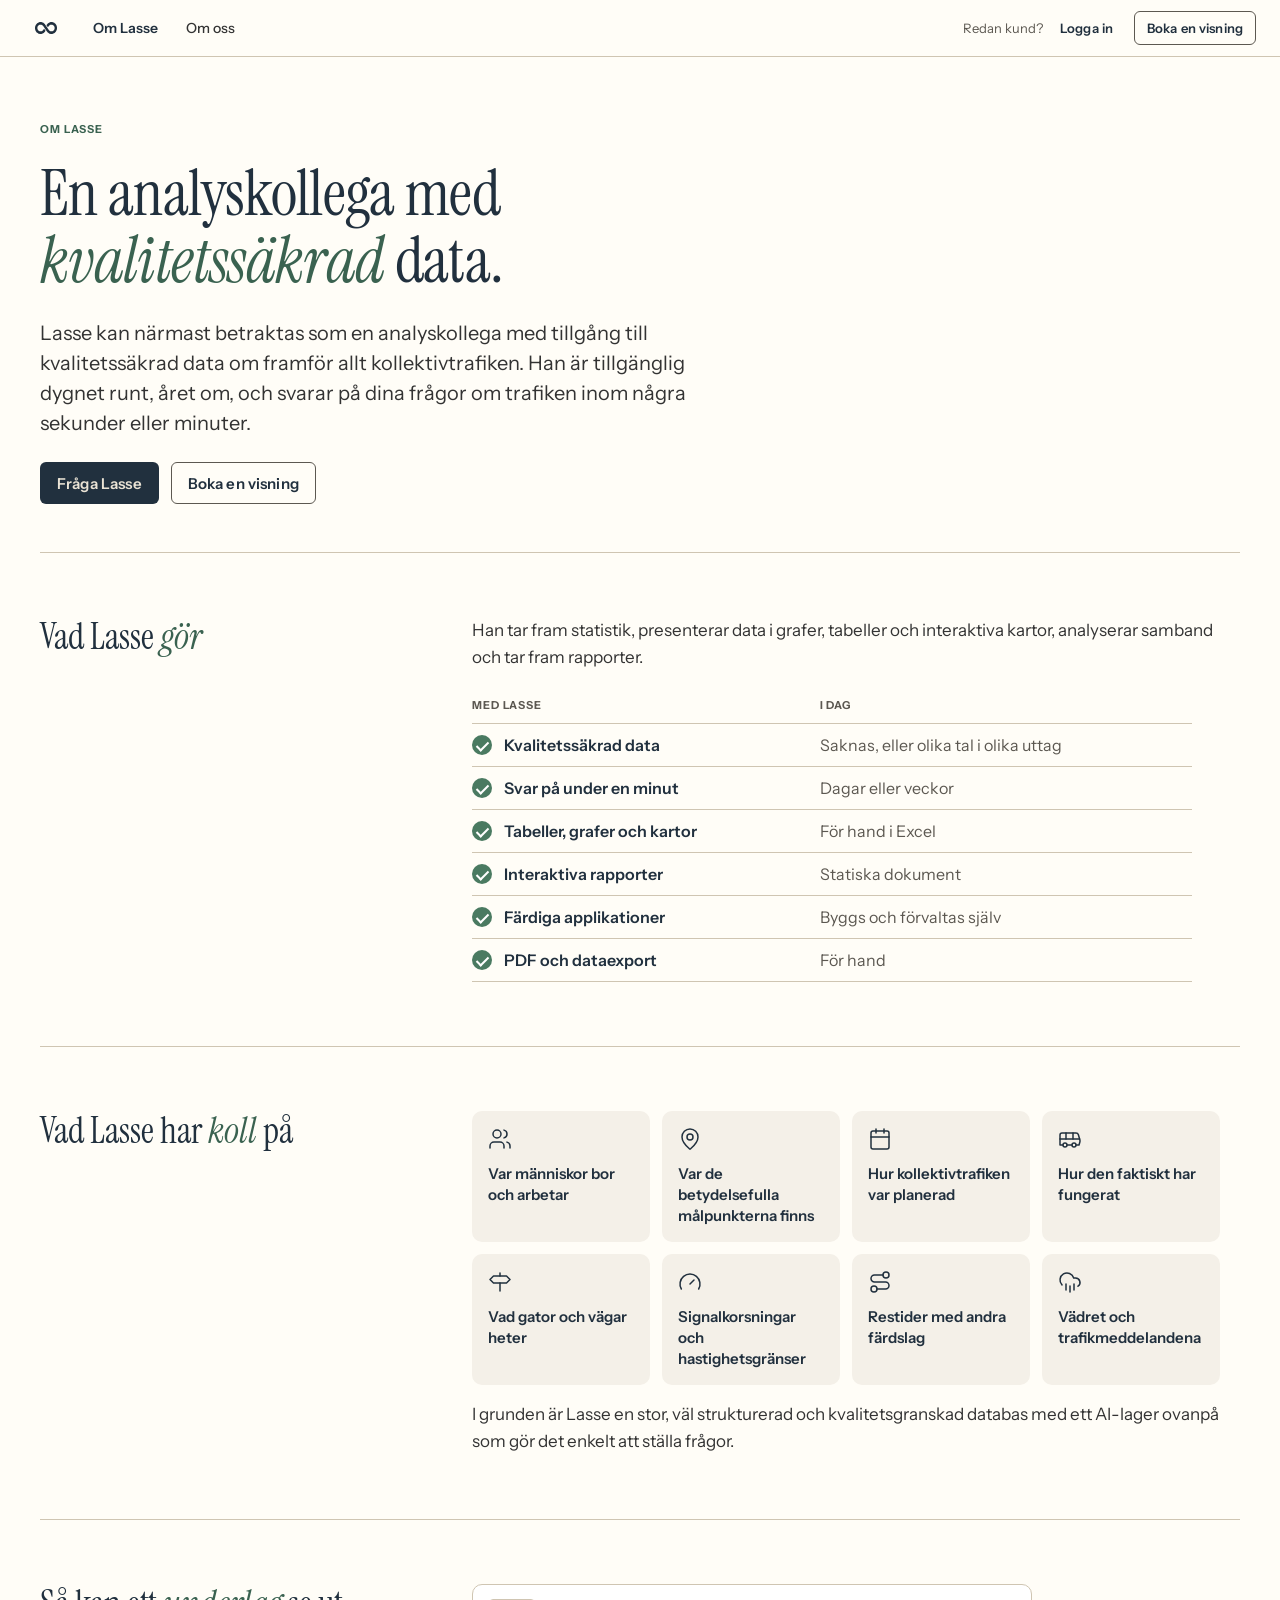
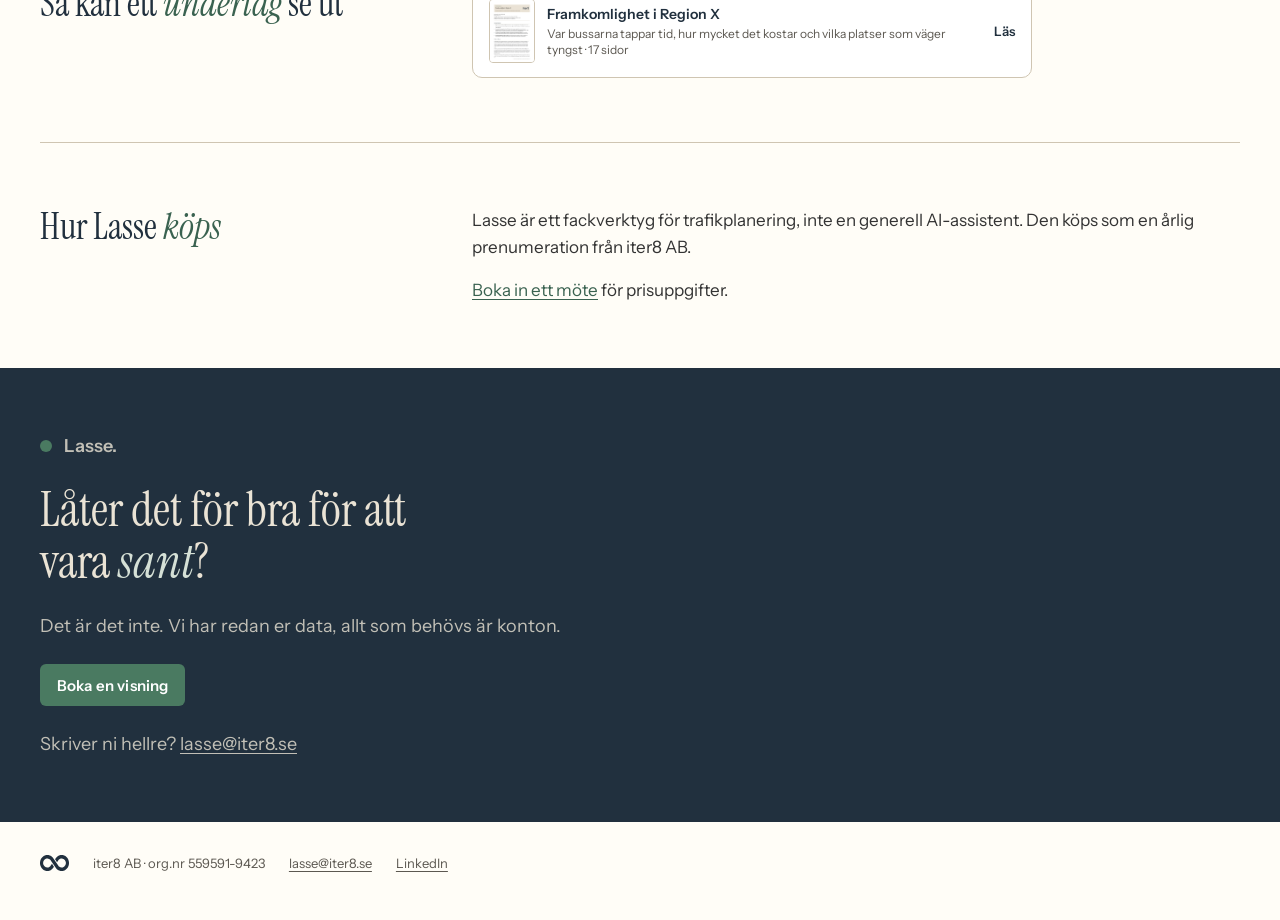
<file: om-lasse/index.html>
<!doctype html>
<html lang="sv" data-theme="light">
<head>
<meta charset="utf-8">
<meta name="viewport" content="width=device-width, initial-scale=1, viewport-fit=cover">
<title>Om Lasse – din nya kollega</title>
<meta name="description" content="Lasse är en analyskollega med tillgång till kvalitetssäkrad data om kollektivtrafiken. Han svarar på dina frågor om trafiken inom några sekunder eller minuter.">
<meta property="og:type" content="website">
<meta property="og:title" content="Om Lasse – din nya kollega">
<meta property="og:description" content="Lasse är en analyskollega med tillgång till kvalitetssäkrad data om kollektivtrafiken. Han svarar på dina frågor om trafiken inom några sekunder eller minuter.">
<meta property="og:url" content="https://iter8.se/om-lasse/">
<meta property="og:image" content="https://iter8.se/assets/og.png">
<meta property="og:image:width" content="1200">
<meta property="og:image:height" content="630">
<meta name="twitter:card" content="summary_large_image">
<link rel="canonical" href="https://iter8.se/om-lasse/">
<link rel="icon" href="/assets/ds/logotyp/favicon.ico" sizes="32x32">
<link rel="icon" type="image/png" href="/assets/ds/logotyp/iter8-ikon-liggande-beige-pa-navy-512px.png" sizes="512x512">
<link rel="apple-touch-icon" href="/assets/ds/logotyp/iter8-ikon-liggande-beige-pa-navy-180px.png">
<link rel="stylesheet" href="/assets/ds/tokens.css">
<link rel="stylesheet" href="/assets/ds/komponenter/bundle.css">
<link rel="stylesheet" href="/assets/sidhuvud.css">
<link rel="stylesheet" href="/assets/sidor.css">
<script src="/assets/sidor.js" defer></script>
</head>
<body>
<header class="sh">
  <a class="nav__home" href="/" title="Till Lasse"><img class="top__symbol--light" src="/assets/ds/logotyp/iter8-symbol-liggande-navy.svg" alt="iter8"><img class="top__symbol--dark" src="/assets/ds/logotyp/iter8-symbol-liggande-beige.svg" alt="iter8"></a>
  <nav class="nav__links" aria-label="Meny">
    <a class="nav__link" href="/om-lasse/" aria-current="page">Om Lasse</a>
    <a class="nav__link" href="/om-oss/">Om oss</a>
  </nav>
  <div class="sh__end">
    <span class="sh__known">Redan kund?</span>
    <a class="i8 i8-btn i8-btn--ghost i8-btn--sm sh__login" href="https://app.iter8.se">Logga in</a>
    <a class="i8 i8-btn i8-btn--secondary i8-btn--sm" href="https://calendar.google.com/calendar/appointments/schedules/AcZssZ2dCYjpomaH7pvcBEw5VV6MGM3fPj4rlSp1hGjdbMZ2urgOaoK-dh-CQYD_VnUJyvvlOSBXT5Xk" target="_blank" rel="noopener">Boka en visning</a>
  </div>
</header>
<main>
  <div class="wrap">
    <section class="lead lead--text">
      <div class="lead__txt">
        <p class="lead__tag">Om Lasse</p>
        <h1 class="lead__title">En analyskollega med <em>kvalitetssäkrad</em> data.</h1>
        <p class="lead__ingress">Lasse kan närmast betraktas som en analyskollega med tillgång till kvalitetssäkrad data om framför allt kollektivtrafiken. Han är tillgänglig dygnet runt, året om, och svarar på dina frågor om trafiken inom några sekunder eller minuter.</p>
        <div class="lead__actions">
          <a class="i8 i8-btn i8-btn--primary" href="/">Fråga Lasse</a>
          <a class="i8 i8-btn i8-btn--secondary" href="https://calendar.google.com/calendar/appointments/schedules/AcZssZ2dCYjpomaH7pvcBEw5VV6MGM3fPj4rlSp1hGjdbMZ2urgOaoK-dh-CQYD_VnUJyvvlOSBXT5Xk" target="_blank" rel="noopener">Boka en visning</a>
        </div>
      </div>
    </section>

    <section class="sec split">
      <h2 class="split__h">Vad Lasse <em>gör</em></h2>
      <div class="prose">
        <p>Han tar fram statistik, presenterar data i grafer, tabeller och interaktiva kartor, analyserar samband och tar fram rapporter.</p>
        <table class="cmp">
          <thead><tr><th scope="col">Med Lasse</th><th scope="col">I dag</th></tr></thead>
          <tbody>
            <tr><th scope="row"><span class="cmp__check" aria-hidden="true"></span>Kvalitetssäkrad data</th><td>Saknas, eller olika tal i olika uttag</td></tr>
            <tr><th scope="row"><span class="cmp__check" aria-hidden="true"></span>Svar på under en minut</th><td>Dagar eller veckor</td></tr>
            <tr><th scope="row"><span class="cmp__check" aria-hidden="true"></span>Tabeller, grafer och kartor</th><td>För hand i Excel</td></tr>
            <tr><th scope="row"><span class="cmp__check" aria-hidden="true"></span>Interaktiva rapporter</th><td>Statiska dokument</td></tr>
            <tr><th scope="row"><span class="cmp__check" aria-hidden="true"></span>Färdiga applikationer</th><td>Byggs och förvaltas själv</td></tr>
            <tr><th scope="row"><span class="cmp__check" aria-hidden="true"></span>PDF och dataexport</th><td>För hand</td></tr>
          </tbody>
        </table>
      </div>
    </section>

    <section class="sec split">
      <h2 class="split__h">Vad Lasse har <em>koll</em> på</h2>
      <div class="prose">
        <ul class="knows">
          <li><svg class="knows__ico" viewBox="0 0 24 24" aria-hidden="true"><path d="M16 21v-2a4 4 0 0 0-4-4H6a4 4 0 0 0-4 4v2"/><circle cx="9" cy="7" r="4"/><path d="M22 21v-2a4 4 0 0 0-3-3.87"/><path d="M16 3.13a4 4 0 0 1 0 7.75"/></svg>Var människor bor och arbetar</li>
          <li><svg class="knows__ico" viewBox="0 0 24 24" aria-hidden="true"><path d="M20 10c0 4.993-5.539 10.193-7.399 11.799a1 1 0 0 1-1.202 0C9.539 20.193 4 14.993 4 10a8 8 0 0 1 16 0"/><circle cx="12" cy="10" r="3"/></svg>Var de betydelsefulla målpunkterna finns</li>
          <li><svg class="knows__ico" viewBox="0 0 24 24" aria-hidden="true"><rect width="18" height="18" x="3" y="4" rx="2"/><path d="M16 2v4"/><path d="M8 2v4"/><path d="M3 10h18"/></svg>Hur kollektivtrafiken var planerad</li>
          <li><svg class="knows__ico" viewBox="0 0 24 24" aria-hidden="true"><path d="M8 6v6"/><path d="M15 6v6"/><path d="M2 12h19.6"/><path d="M18 18h3s.5-1.7.8-2.8c.1-.4.2-.8.2-1.2 0-.4-.1-.8-.2-1.2l-1.4-5C20.1 6.8 19.1 6 18 6H4a2 2 0 0 0-2 2v10h3"/><circle cx="7" cy="18" r="2"/><path d="M9 18h5"/><circle cx="16" cy="18" r="2"/></svg>Hur den faktiskt har fungerat</li>
          <li><svg class="knows__ico" viewBox="0 0 24 24" aria-hidden="true"><path d="M12 3v3"/><path d="M18.5 13h-13L2 9.5 5.5 6h13L22 9.5Z"/><path d="M12 13v8"/></svg>Vad gator och vägar heter</li>
          <li><svg class="knows__ico" viewBox="0 0 24 24" aria-hidden="true"><path d="m12 14 4-4"/><path d="M3.34 19a10 10 0 1 1 17.32 0"/></svg>Signalkorsningar och hastighetsgränser</li>
          <li><svg class="knows__ico" viewBox="0 0 24 24" aria-hidden="true"><circle cx="6" cy="19" r="3"/><path d="M9 19h8.5a3.5 3.5 0 0 0 0-7h-11a3.5 3.5 0 0 1 0-7H15"/><circle cx="18" cy="5" r="3"/></svg>Restider med andra färdslag</li>
          <li><svg class="knows__ico" viewBox="0 0 24 24" aria-hidden="true"><path d="M4 14.899A7 7 0 1 1 15.71 8h1.79a4.5 4.5 0 0 1 2.5 8.242"/><path d="M16 14v6"/><path d="M8 14v6"/><path d="M12 16v6"/></svg>Vädret och trafikmeddelandena</li>
        </ul>
        <p>I grunden är Lasse en stor, väl strukturerad och kvalitetsgranskad databas med ett AI-lager ovanpå som gör det enkelt att ställa frågor.</p>
      </div>
    </section>

    <section class="sec split">
      <h2 class="split__h">Så kan ett <em>underlag</em> se ut</h2>
      <div class="prose">
        <a class="i8-file example-card" href="/exempel/framkomlighet/">
          <img class="example-card__cover" src="/assets/exempel/framkomlighet/sida-01.jpg" alt="">
          <span class="i8-file__txt"><b>Framkomlighet i Region X</b><span>Var bussarna tappar tid, hur mycket det kostar och vilka platser som väger tyngst · 17 sidor</span></span>
          <span class="i8-file__go">Läs</span>
        </a>
      </div>
    </section>

    <section class="sec split">
      <h2 class="split__h">Hur Lasse <em>köps</em></h2>
      <div class="prose">
        <p>Lasse är ett fackverktyg för trafikplanering, inte en generell AI-assistent. Den köps som en årlig prenumeration från iter8 AB.</p>
        <p><a href="https://calendar.google.com/calendar/appointments/schedules/AcZssZ2dCYjpomaH7pvcBEw5VV6MGM3fPj4rlSp1hGjdbMZ2urgOaoK-dh-CQYD_VnUJyvvlOSBXT5Xk" target="_blank" rel="noopener">Boka in ett möte</a> för prisuppgifter.</p>
      </div>
    </section>
  </div>
</main>
<section class="band" aria-labelledby="band-title">
  <div class="wrap">
    <p class="i8 i8-mark"><span class="i8-mark__dot" aria-hidden="true"></span>Lasse.</p>
    <h2 class="band__title" id="band-title">Låter det för bra för att vara <em>sant</em>?</h2>
    <p>Det är det inte. Vi har redan er data, allt som behövs är konton.</p>
    <a class="i8 i8-btn i8-btn--accent" href="https://calendar.google.com/calendar/appointments/schedules/AcZssZ2dCYjpomaH7pvcBEw5VV6MGM3fPj4rlSp1hGjdbMZ2urgOaoK-dh-CQYD_VnUJyvvlOSBXT5Xk" target="_blank" rel="noopener">Boka en visning</a>
    <p>Skriver ni hellre? <a href="mailto:lasse@iter8.se">lasse@iter8.se</a></p>
  </div>
</section>
<footer class="foot">
  <div class="wrap">
    <img src="/assets/ds/logotyp/iter8-symbol-liggande-navy.svg" alt="iter8">
    <span>iter8 AB · org.nr 559591-9423</span>
    <a href="mailto:lasse@iter8.se">lasse@iter8.se</a>
    <a href="https://www.linkedin.com/company/iter-8/" target="_blank" rel="noopener">LinkedIn</a>
  </div>
</footer>
</body>
</html>
</file>
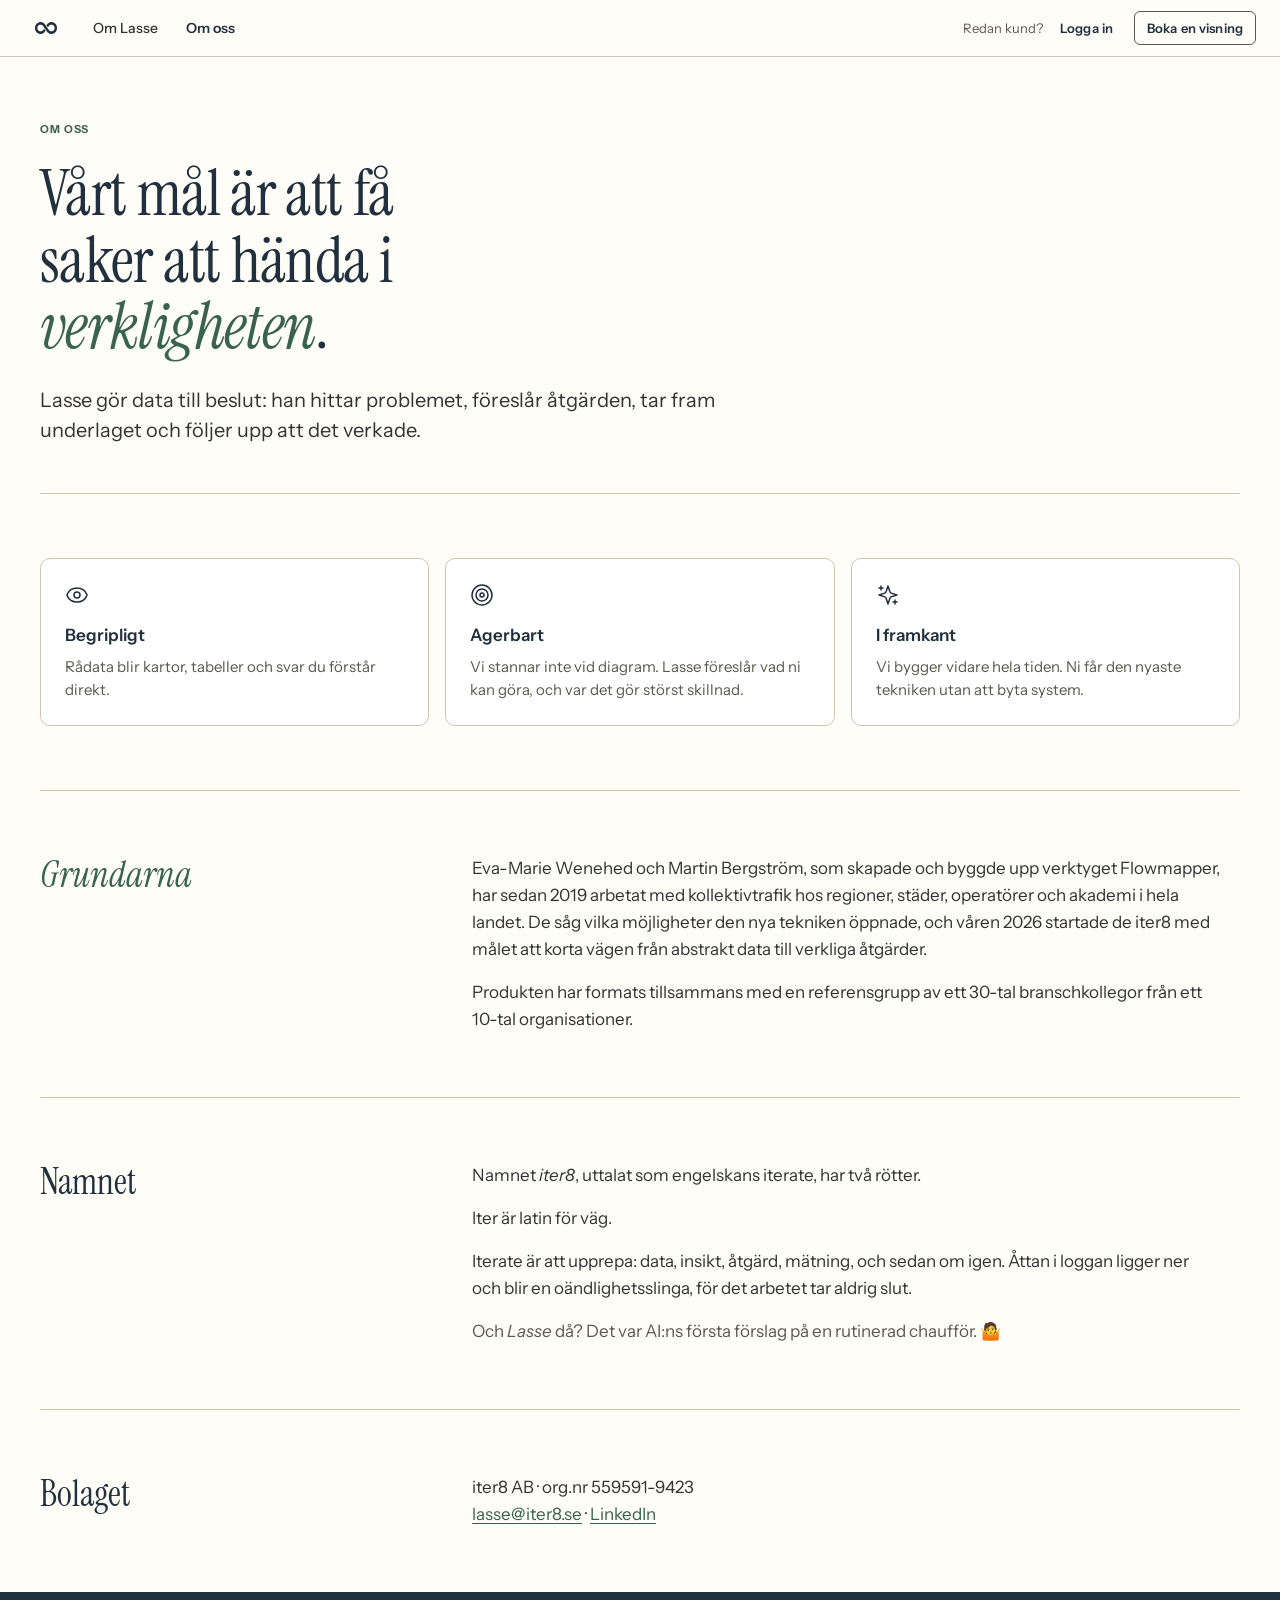
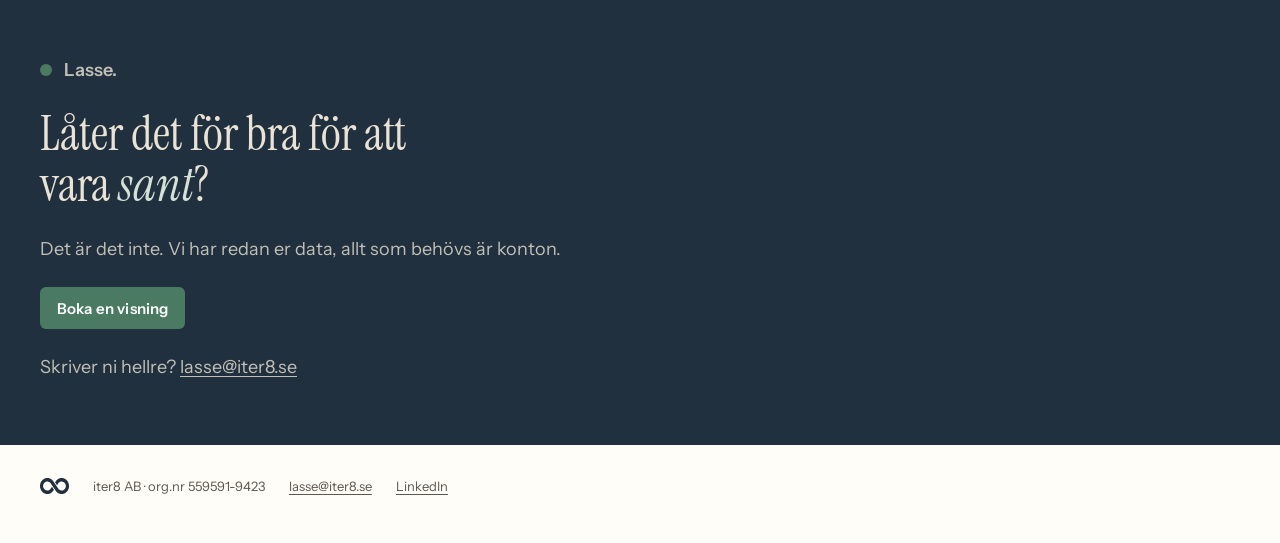
<file: om-oss/index.html>
<!doctype html>
<html lang="sv" data-theme="light">
<head>
<meta charset="utf-8">
<meta name="viewport" content="width=device-width, initial-scale=1, viewport-fit=cover">
<title>Om oss – iter8</title>
<meta name="description" content="iter8 står bakom Lasse. Vårt mål är att få saker att hända i verkligheten: Lasse hittar problemet, föreslår åtgärden, tar fram underlaget och följer upp att det verkade.">
<meta property="og:type" content="website">
<meta property="og:title" content="Om oss – iter8">
<meta property="og:description" content="iter8 står bakom Lasse. Vårt mål är att få saker att hända i verkligheten: Lasse hittar problemet, föreslår åtgärden, tar fram underlaget och följer upp att det verkade.">
<meta property="og:url" content="https://iter8.se/om-oss/">
<meta property="og:image" content="https://iter8.se/assets/og.png">
<meta property="og:image:width" content="1200">
<meta property="og:image:height" content="630">
<meta name="twitter:card" content="summary_large_image">
<link rel="canonical" href="https://iter8.se/om-oss/">
<link rel="icon" href="/assets/ds/logotyp/favicon.ico" sizes="32x32">
<link rel="icon" type="image/png" href="/assets/ds/logotyp/iter8-ikon-liggande-beige-pa-navy-512px.png" sizes="512x512">
<link rel="apple-touch-icon" href="/assets/ds/logotyp/iter8-ikon-liggande-beige-pa-navy-180px.png">
<link rel="stylesheet" href="/assets/ds/tokens.css">
<link rel="stylesheet" href="/assets/ds/komponenter/bundle.css">
<link rel="stylesheet" href="/assets/sidhuvud.css">
<link rel="stylesheet" href="/assets/sidor.css">
<script src="/assets/sidor.js" defer></script>
</head>
<body>
<header class="sh">
  <a class="nav__home" href="/" title="Till Lasse"><img class="top__symbol--light" src="/assets/ds/logotyp/iter8-symbol-liggande-navy.svg" alt="iter8"><img class="top__symbol--dark" src="/assets/ds/logotyp/iter8-symbol-liggande-beige.svg" alt="iter8"></a>
  <nav class="nav__links" aria-label="Meny">
    <a class="nav__link" href="/om-lasse/">Om Lasse</a>
    <a class="nav__link" href="/om-oss/" aria-current="page">Om oss</a>
  </nav>
  <div class="sh__end">
    <span class="sh__known">Redan kund?</span>
    <a class="i8 i8-btn i8-btn--ghost i8-btn--sm sh__login" href="https://app.iter8.se">Logga in</a>
    <a class="i8 i8-btn i8-btn--secondary i8-btn--sm" href="https://calendar.google.com/calendar/appointments/schedules/AcZssZ2dCYjpomaH7pvcBEw5VV6MGM3fPj4rlSp1hGjdbMZ2urgOaoK-dh-CQYD_VnUJyvvlOSBXT5Xk" target="_blank" rel="noopener">Boka en visning</a>
  </div>
</header>
<main>
  <div class="wrap">
    <section class="lead lead--text">
      <div class="lead__txt">
        <p class="lead__tag">Om oss</p>
        <h1 class="lead__title">Vårt mål är att få saker att hända i <em>verkligheten</em>.</h1>
        <p class="lead__ingress">Lasse gör data till beslut: han hittar problemet, föreslår åtgärden, tar fram underlaget och följer upp att det verkade.</p>
      </div>
    </section>

    <section class="sec">
      <div class="cards">
        <div class="card"><svg class="card__ico" viewBox="0 0 24 24" aria-hidden="true"><path d="M2.062 12.348a1 1 0 0 1 0-.696 10.75 10.75 0 0 1 19.876 0 1 1 0 0 1 0 .696 10.75 10.75 0 0 1-19.876 0"/><circle cx="12" cy="12" r="3"/></svg><h3>Begripligt</h3><p>Rådata blir kartor, tabeller och svar du förstår direkt.</p></div>
        <div class="card"><svg class="card__ico" viewBox="0 0 24 24" aria-hidden="true"><circle cx="12" cy="12" r="10"/><circle cx="12" cy="12" r="6"/><circle cx="12" cy="12" r="2"/></svg><h3>Agerbart</h3><p>Vi stannar inte vid diagram. Lasse föreslår vad ni kan göra, och var det gör störst skillnad.</p></div>
        <div class="card"><svg class="card__ico" viewBox="0 0 24 24" aria-hidden="true"><path d="m12 3-1.912 5.813a2 2 0 0 1-1.275 1.275L3 12l5.813 1.912a2 2 0 0 1 1.275 1.275L12 21l1.912-5.813a2 2 0 0 1 1.275-1.275L21 12l-5.813-1.912a2 2 0 0 1-1.275-1.275L12 3Z"/><path d="M5 3v4"/><path d="M19 17v4"/><path d="M3 5h4"/><path d="M17 19h4"/></svg><h3>I framkant</h3><p>Vi bygger vidare hela tiden. Ni får den nyaste tekniken utan att byta system.</p></div>
      </div>
    </section>

    <section class="sec split">
      <h2 class="split__h"><em>Grundarna</em></h2>
      <div class="prose">
        <p>Eva-Marie Wenehed och Martin Bergström, som skapade och byggde upp verktyget Flowmapper, har sedan 2019 arbetat med kollektivtrafik hos regioner, städer, operatörer och akademi i hela landet. De såg vilka möjligheter den nya tekniken öppnade, och våren 2026 startade de iter8 med målet att korta vägen från abstrakt data till verkliga åtgärder.</p>
        <p>Produkten har formats tillsammans med en referensgrupp av ett 30-tal branschkollegor från ett 10-tal organisationer.</p>
      </div>
    </section>

    <section class="sec split">
      <h2 class="split__h">Namnet</h2>
      <div class="prose">
        <p>Namnet <em>iter8</em>, uttalat som engelskans iterate, har två rötter.</p>
        <p>Iter är latin för väg.</p>
        <p>Iterate är att upprepa: data, insikt, åtgärd, mätning, och sedan om igen. Åttan i loggan ligger ner och blir en oändlighetsslinga, för det arbetet tar aldrig slut.</p>
        <p class="muted">Och <em>Lasse</em> då? Det var AI:ns första förslag på en rutinerad chaufför. 🤷</p>
      </div>
    </section>

    <section class="sec split">
      <h2 class="split__h">Bolaget</h2>
      <div class="prose">
        <p>iter8 AB · org.nr 559591-9423<br><a href="mailto:lasse@iter8.se">lasse@iter8.se</a> · <a href="https://www.linkedin.com/company/iter-8/" target="_blank" rel="noopener">LinkedIn</a></p>
      </div>
    </section>
  </div>
</main>
<section class="band" aria-labelledby="band-title">
  <div class="wrap">
    <p class="i8 i8-mark"><span class="i8-mark__dot" aria-hidden="true"></span>Lasse.</p>
    <h2 class="band__title" id="band-title">Låter det för bra för att vara <em>sant</em>?</h2>
    <p>Det är det inte. Vi har redan er data, allt som behövs är konton.</p>
    <a class="i8 i8-btn i8-btn--accent" href="https://calendar.google.com/calendar/appointments/schedules/AcZssZ2dCYjpomaH7pvcBEw5VV6MGM3fPj4rlSp1hGjdbMZ2urgOaoK-dh-CQYD_VnUJyvvlOSBXT5Xk" target="_blank" rel="noopener">Boka en visning</a>
    <p>Skriver ni hellre? <a href="mailto:lasse@iter8.se">lasse@iter8.se</a></p>
  </div>
</section>
<footer class="foot">
  <div class="wrap">
    <img src="/assets/ds/logotyp/iter8-symbol-liggande-navy.svg" alt="iter8">
    <span>iter8 AB · org.nr 559591-9423</span>
    <a href="mailto:lasse@iter8.se">lasse@iter8.se</a>
    <a href="https://www.linkedin.com/company/iter-8/" target="_blank" rel="noopener">LinkedIn</a>
  </div>
</footer>
</body>
</html>
</file>
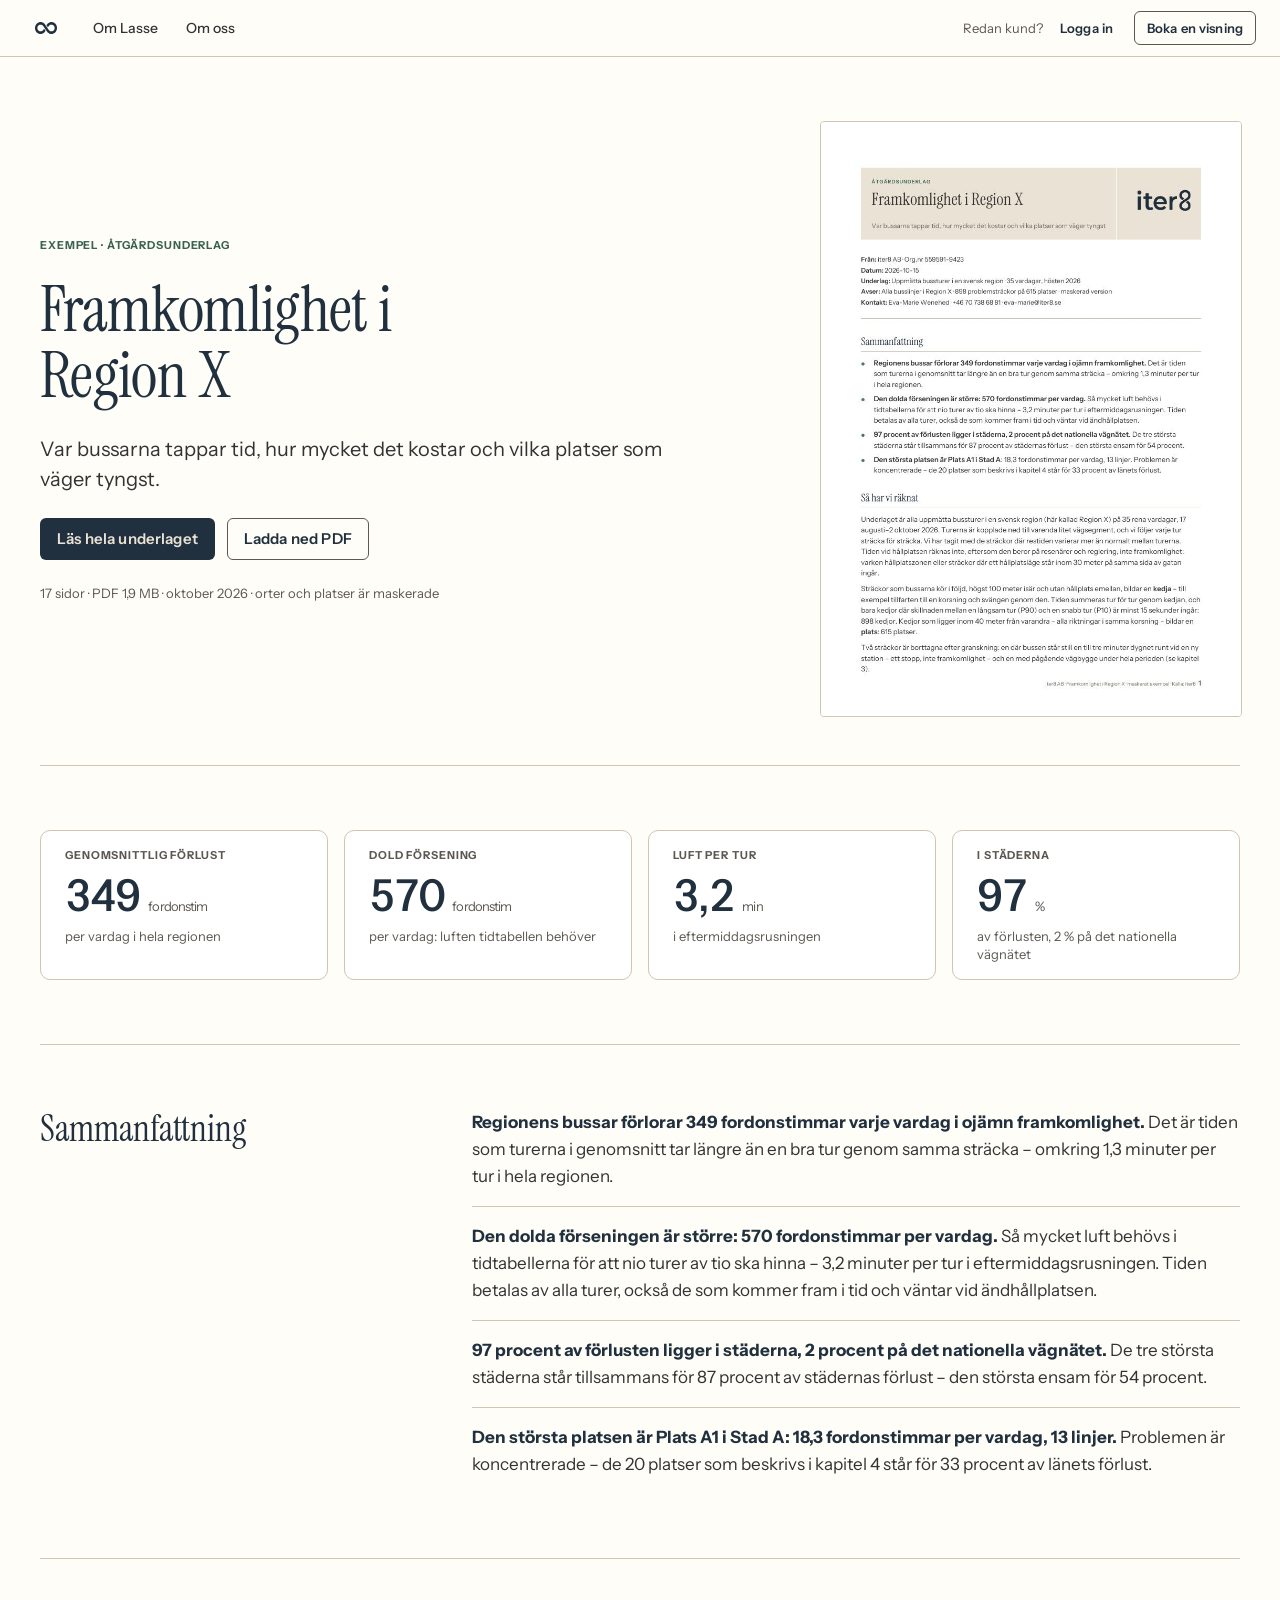
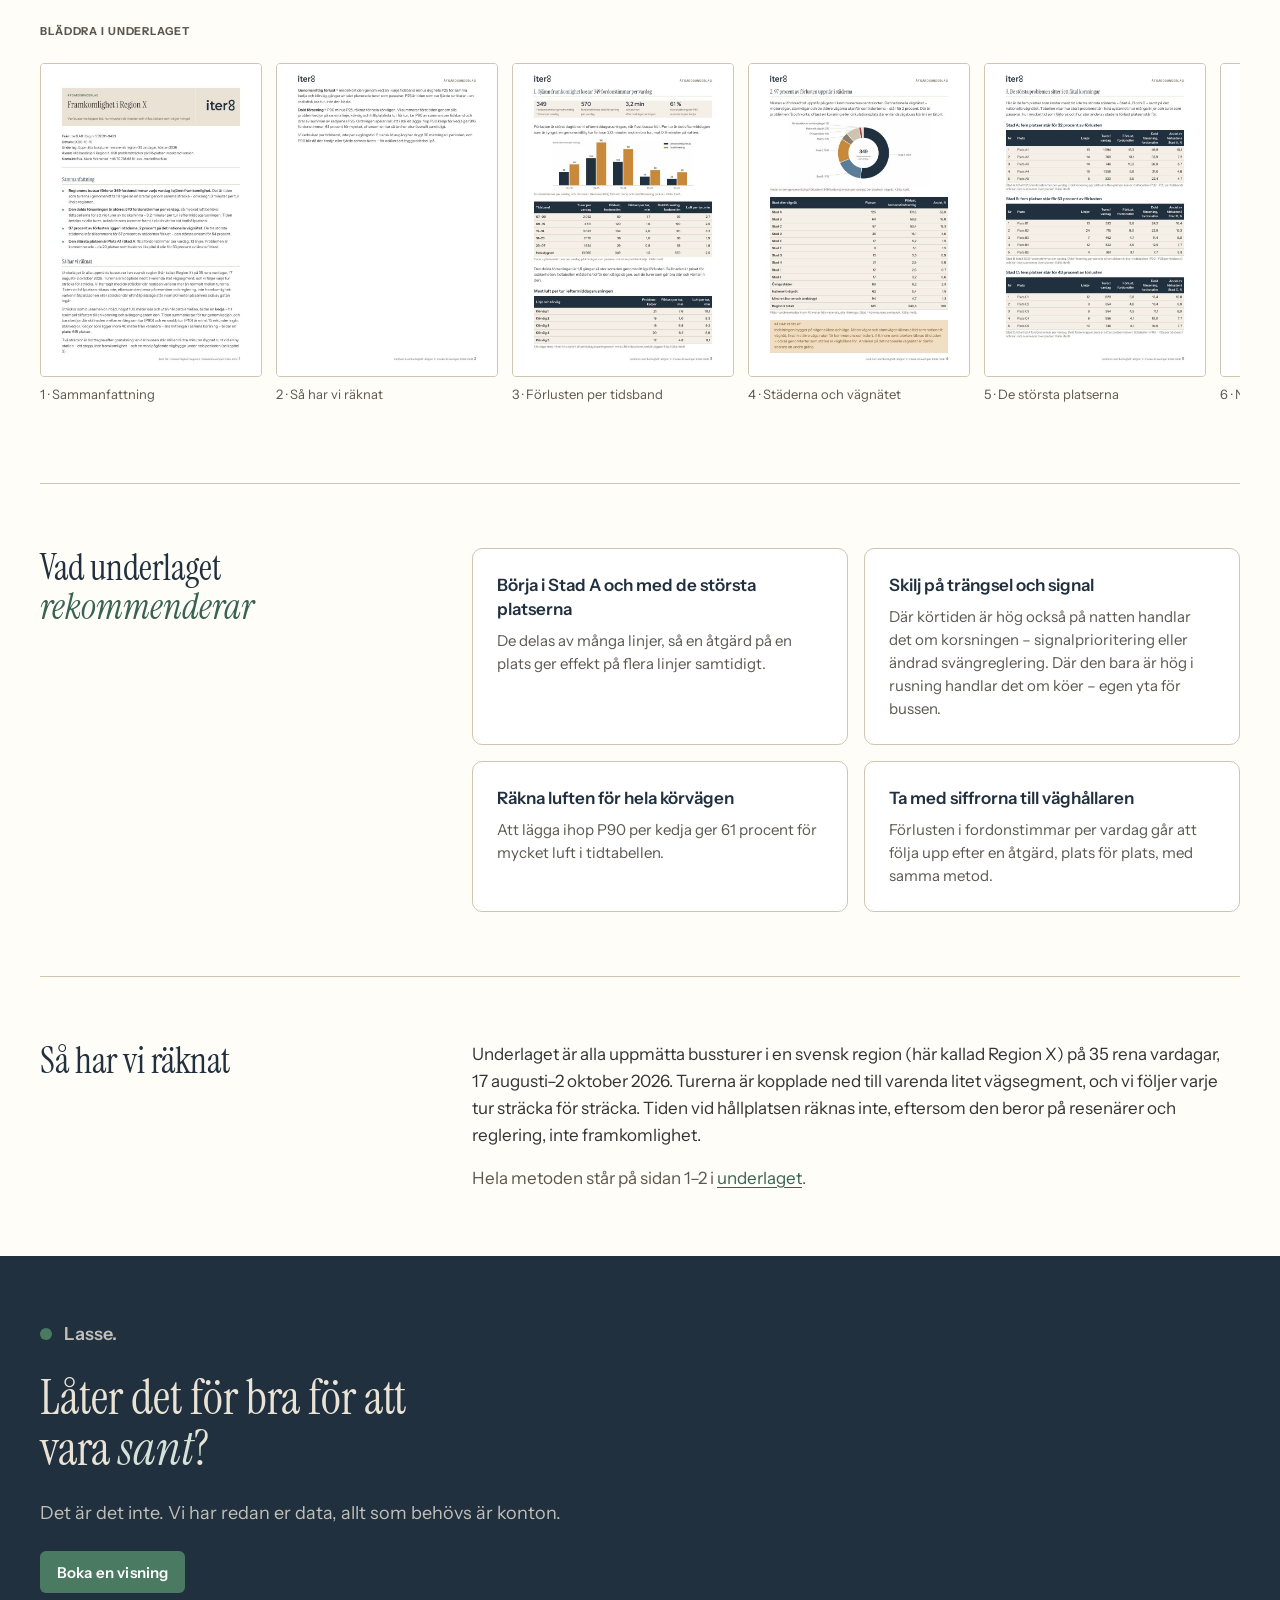
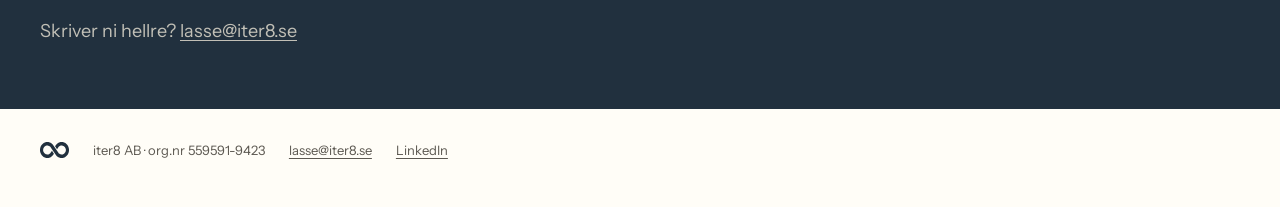
<file: exempel/framkomlighet/index.html>
<!doctype html>
<html lang="sv" data-theme="light">
<head>
<meta charset="utf-8">
<meta name="viewport" content="width=device-width, initial-scale=1, viewport-fit=cover">
<title>Framkomlighet i Region X – exempel på åtgärdsunderlag</title>
<meta name="description" content="Regionens bussar förlorar 349 fordonstimmar varje vardag i ojämn framkomlighet. Var tiden går förlorad, vad det kostar och vilka platser som väger tyngst.">
<meta property="og:type" content="article">
<meta property="og:title" content="Framkomlighet i Region X – exempel på åtgärdsunderlag">
<meta property="og:description" content="Regionens bussar förlorar 349 fordonstimmar varje vardag i ojämn framkomlighet. Var tiden går förlorad, vad det kostar och vilka platser som väger tyngst.">
<meta property="og:url" content="https://iter8.se/exempel/framkomlighet/">
<meta property="og:image" content="https://iter8.se/assets/exempel/framkomlighet/og.png">
<meta property="og:image:width" content="1200">
<meta property="og:image:height" content="630">
<meta name="twitter:card" content="summary_large_image">
<link rel="canonical" href="https://iter8.se/exempel/framkomlighet/">
<link rel="icon" href="/assets/ds/logotyp/favicon.ico" sizes="32x32">
<link rel="icon" type="image/png" href="/assets/ds/logotyp/iter8-ikon-liggande-beige-pa-navy-512px.png" sizes="512x512">
<link rel="apple-touch-icon" href="/assets/ds/logotyp/iter8-ikon-liggande-beige-pa-navy-180px.png">
<link rel="stylesheet" href="/assets/ds/tokens.css">
<link rel="stylesheet" href="/assets/ds/komponenter/bundle.css">
<link rel="stylesheet" href="/assets/sidhuvud.css">
<link rel="stylesheet" href="/assets/sidor.css">
<script src="/assets/sidor.js" defer></script>
</head>
<body>
<header class="sh">
  <a class="nav__home" href="/" title="Till Lasse"><img class="top__symbol--light" src="/assets/ds/logotyp/iter8-symbol-liggande-navy.svg" alt="iter8"><img class="top__symbol--dark" src="/assets/ds/logotyp/iter8-symbol-liggande-beige.svg" alt="iter8"></a>
  <nav class="nav__links" aria-label="Meny">
    <a class="nav__link" href="/om-lasse/">Om Lasse</a>
    <a class="nav__link" href="/om-oss/">Om oss</a>
  </nav>
  <div class="sh__end">
    <span class="sh__known">Redan kund?</span>
    <a class="i8 i8-btn i8-btn--ghost i8-btn--sm sh__login" href="https://app.iter8.se">Logga in</a>
    <a class="i8 i8-btn i8-btn--secondary i8-btn--sm" href="https://calendar.google.com/calendar/appointments/schedules/AcZssZ2dCYjpomaH7pvcBEw5VV6MGM3fPj4rlSp1hGjdbMZ2urgOaoK-dh-CQYD_VnUJyvvlOSBXT5Xk" target="_blank" rel="noopener">Boka en visning</a>
  </div>
</header>
<main>
  <div class="wrap">
    <section class="lead">
      <div class="lead__txt">
        <p class="lead__tag">Exempel · Åtgärdsunderlag</p>
        <h1 class="lead__title">Framkomlighet i Region X</h1>
        <p class="lead__ingress">Var bussarna tappar tid, hur mycket det kostar och vilka platser som väger tyngst.</p>
        <div class="lead__actions">
          <a class="i8 i8-btn i8-btn--primary" href="/assets/exempel/framkomlighet/framkomlighet-region-x.pdf" target="_blank" rel="noopener">Läs hela underlaget</a>
          <a class="i8 i8-btn i8-btn--secondary" href="/assets/exempel/framkomlighet/framkomlighet-region-x.pdf" download="iter8 – Framkomlighet i Region X.pdf">Ladda ned PDF</a>
        </div>
        <p class="lead__meta">17 sidor · PDF 1,9 MB · oktober 2026 · orter och platser är maskerade</p>
      </div>
      <a class="lead__cover" href="/assets/exempel/framkomlighet/framkomlighet-region-x.pdf" target="_blank" rel="noopener" aria-label="Öppna underlaget"><img src="/assets/exempel/framkomlighet/sida-01.jpg" alt="Första sidan i underlaget" width="800" height="1132"></a>
    </section>

    <section class="sec" aria-label="Nyckeltal">
      <div class="kpis">
        <div class="i8 i8-kpi"><span class="i8-kpi__label">Genomsnittlig förlust</span><span class="i8-kpi__value">349<span class="i8-kpi__unit">fordonstim</span></span><span class="i8-kpi__note">per vardag i hela regionen</span></div>
        <div class="i8 i8-kpi"><span class="i8-kpi__label">Dold försening</span><span class="i8-kpi__value">570<span class="i8-kpi__unit">fordonstim</span></span><span class="i8-kpi__note">per vardag: luften tidtabellen behöver</span></div>
        <div class="i8 i8-kpi"><span class="i8-kpi__label">Luft per tur</span><span class="i8-kpi__value">3,2<span class="i8-kpi__unit">min</span></span><span class="i8-kpi__note">i eftermiddagsrusningen</span></div>
        <div class="i8 i8-kpi"><span class="i8-kpi__label">I städerna</span><span class="i8-kpi__value">97<span class="i8-kpi__unit">%</span></span><span class="i8-kpi__note">av förlusten, 2 % på det nationella vägnätet</span></div>
      </div>
    </section>

    <section class="sec split">
      <h2 class="split__h">Sammanfattning</h2>
      <ul class="points">
        <li><b>Regionens bussar förlorar 349 fordonstimmar varje vardag i ojämn framkomlighet.</b> Det är tiden som turerna i genomsnitt tar längre än en bra tur genom samma sträcka – omkring 1,3 minuter per tur i hela regionen.</li>
        <li><b>Den dolda förseningen är större: 570 fordonstimmar per vardag.</b> Så mycket luft behövs i tidtabellerna för att nio turer av tio ska hinna – 3,2 minuter per tur i eftermiddagsrusningen. Tiden betalas av alla turer, också de som kommer fram i tid och väntar vid ändhållplatsen.</li>
        <li><b>97 procent av förlusten ligger i städerna, 2 procent på det nationella vägnätet.</b> De tre största städerna står tillsammans för 87 procent av städernas förlust – den största ensam för 54 procent.</li>
        <li><b>Den största platsen är Plats A1 i Stad A: 18,3 fordonstimmar per vardag, 13 linjer.</b> Problemen är koncentrerade – de 20 platser som beskrivs i kapitel 4 står för 33 procent av länets förlust.</li>
      </ul>
    </section>

    <section class="sec" aria-labelledby="bladdra">
      <h2 class="sec__h" id="bladdra">Bläddra i underlaget</h2>
      <div class="pages">
        <a href="/assets/exempel/framkomlighet/framkomlighet-region-x.pdf#page=1" target="_blank" rel="noopener"><img src="/assets/exempel/framkomlighet/sida-01.jpg" alt="Sida 1: Sammanfattning" loading="lazy" width="800" height="1132"><span>1 · Sammanfattning</span></a>
        <a href="/assets/exempel/framkomlighet/framkomlighet-region-x.pdf#page=2" target="_blank" rel="noopener"><img src="/assets/exempel/framkomlighet/sida-02.jpg" alt="Sida 2: Så har vi räknat" loading="lazy" width="800" height="1132"><span>2 · Så har vi räknat</span></a>
        <a href="/assets/exempel/framkomlighet/framkomlighet-region-x.pdf#page=3" target="_blank" rel="noopener"><img src="/assets/exempel/framkomlighet/sida-03.jpg" alt="Sida 3: Förlusten per tidsband" loading="lazy" width="800" height="1132"><span>3 · Förlusten per tidsband</span></a>
        <a href="/assets/exempel/framkomlighet/framkomlighet-region-x.pdf#page=4" target="_blank" rel="noopener"><img src="/assets/exempel/framkomlighet/sida-04.jpg" alt="Sida 4: Städerna och vägnätet" loading="lazy" width="800" height="1132"><span>4 · Städerna och vägnätet</span></a>
        <a href="/assets/exempel/framkomlighet/framkomlighet-region-x.pdf#page=5" target="_blank" rel="noopener"><img src="/assets/exempel/framkomlighet/sida-05.jpg" alt="Sida 5: De största platserna" loading="lazy" width="800" height="1132"><span>5 · De största platserna</span></a>
        <a href="/assets/exempel/framkomlighet/framkomlighet-region-x.pdf#page=6" target="_blank" rel="noopener"><img src="/assets/exempel/framkomlighet/sida-06.jpg" alt="Sida 6: Nationellt vägnät" loading="lazy" width="800" height="1132"><span>6 · Nationellt vägnät</span></a>
        <a href="/assets/exempel/framkomlighet/framkomlighet-region-x.pdf#page=7" target="_blank" rel="noopener"><img src="/assets/exempel/framkomlighet/sida-07.jpg" alt="Sida 7: Platserna en och en" loading="lazy" width="800" height="1132"><span>7 · Platserna en och en</span></a>
        <a href="/assets/exempel/framkomlighet/framkomlighet-region-x.pdf#page=8" target="_blank" rel="noopener"><img src="/assets/exempel/framkomlighet/sida-08.jpg" alt="Sida 8: Platserna en och en" loading="lazy" width="800" height="1132"><span>8 · Platserna en och en</span></a>
        <a href="/assets/exempel/framkomlighet/framkomlighet-region-x.pdf#page=9" target="_blank" rel="noopener"><img src="/assets/exempel/framkomlighet/sida-09.jpg" alt="Sida 9: Platserna en och en" loading="lazy" width="800" height="1132"><span>9 · Platserna en och en</span></a>
        <a href="/assets/exempel/framkomlighet/framkomlighet-region-x.pdf#page=10" target="_blank" rel="noopener"><img src="/assets/exempel/framkomlighet/sida-10.jpg" alt="Sida 10: Platserna en och en" loading="lazy" width="800" height="1132"><span>10 · Platserna en och en</span></a>
        <a href="/assets/exempel/framkomlighet/framkomlighet-region-x.pdf#page=11" target="_blank" rel="noopener"><img src="/assets/exempel/framkomlighet/sida-11.jpg" alt="Sida 11: Platserna en och en" loading="lazy" width="800" height="1132"><span>11 · Platserna en och en</span></a>
        <a href="/assets/exempel/framkomlighet/framkomlighet-region-x.pdf#page=12" target="_blank" rel="noopener"><img src="/assets/exempel/framkomlighet/sida-12.jpg" alt="Sida 12: Platserna en och en" loading="lazy" width="800" height="1132"><span>12 · Platserna en och en</span></a>
        <a href="/assets/exempel/framkomlighet/framkomlighet-region-x.pdf#page=13" target="_blank" rel="noopener"><img src="/assets/exempel/framkomlighet/sida-13.jpg" alt="Sida 13: Platserna en och en" loading="lazy" width="800" height="1132"><span>13 · Platserna en och en</span></a>
        <a href="/assets/exempel/framkomlighet/framkomlighet-region-x.pdf#page=14" target="_blank" rel="noopener"><img src="/assets/exempel/framkomlighet/sida-14.jpg" alt="Sida 14: Platserna en och en" loading="lazy" width="800" height="1132"><span>14 · Platserna en och en</span></a>
        <a href="/assets/exempel/framkomlighet/framkomlighet-region-x.pdf#page=15" target="_blank" rel="noopener"><img src="/assets/exempel/framkomlighet/sida-15.jpg" alt="Sida 15: Platserna en och en" loading="lazy" width="800" height="1132"><span>15 · Platserna en och en</span></a>
        <a href="/assets/exempel/framkomlighet/framkomlighet-region-x.pdf#page=16" target="_blank" rel="noopener"><img src="/assets/exempel/framkomlighet/sida-16.jpg" alt="Sida 16: Platserna en och en" loading="lazy" width="800" height="1132"><span>16 · Platserna en och en</span></a>
        <a href="/assets/exempel/framkomlighet/framkomlighet-region-x.pdf#page=17" target="_blank" rel="noopener"><img src="/assets/exempel/framkomlighet/sida-17.jpg" alt="Sida 17: Rekommendation" loading="lazy" width="800" height="1132"><span>17 · Rekommendation</span></a>
      </div>
    </section>

    <section class="sec split">
      <h2 class="split__h">Vad underlaget <em>rekommenderar</em></h2>
      <div class="cards cards--2">
        <div class="card"><h3>Börja i Stad A och med de största platserna</h3><p>De delas av många linjer, så en åtgärd på en plats ger effekt på flera linjer samtidigt.</p></div>
        <div class="card"><h3>Skilj på trängsel och signal</h3><p>Där körtiden är hög också på natten handlar det om korsningen – signalprioritering eller ändrad svängreglering. Där den bara är hög i rusning handlar det om köer – egen yta för bussen.</p></div>
        <div class="card"><h3>Räkna luften för hela körvägen</h3><p>Att lägga ihop P90 per kedja ger 61 procent för mycket luft i tidtabellen.</p></div>
        <div class="card"><h3>Ta med siffrorna till väghållaren</h3><p>Förlusten i fordonstimmar per vardag går att följa upp efter en åtgärd, plats för plats, med samma metod.</p></div>
      </div>
    </section>

    <section class="sec split">
      <h2 class="split__h">Så har vi räknat</h2>
      <div class="prose">
        <p>Underlaget är alla uppmätta bussturer i en svensk region (här kallad Region X) på 35 rena vardagar, 17 augusti–2 oktober 2026. Turerna är kopplade ned till varenda litet vägsegment, och vi följer varje tur sträcka för sträcka. Tiden vid hållplatsen räknas inte, eftersom den beror på resenärer och reglering, inte framkomlighet.</p>
        <p class="muted">Hela metoden står på sidan 1–2 i <a href="/assets/exempel/framkomlighet/framkomlighet-region-x.pdf#page=1" target="_blank" rel="noopener">underlaget</a>.</p>
      </div>
    </section>
  </div>
</main>
<section class="band" aria-labelledby="band-title">
  <div class="wrap">
    <p class="i8 i8-mark"><span class="i8-mark__dot" aria-hidden="true"></span>Lasse.</p>
    <h2 class="band__title" id="band-title">Låter det för bra för att vara <em>sant</em>?</h2>
    <p>Det är det inte. Vi har redan er data, allt som behövs är konton.</p>
    <a class="i8 i8-btn i8-btn--accent" href="https://calendar.google.com/calendar/appointments/schedules/AcZssZ2dCYjpomaH7pvcBEw5VV6MGM3fPj4rlSp1hGjdbMZ2urgOaoK-dh-CQYD_VnUJyvvlOSBXT5Xk" target="_blank" rel="noopener">Boka en visning</a>
    <p>Skriver ni hellre? <a href="mailto:lasse@iter8.se">lasse@iter8.se</a></p>
  </div>
</section>
<footer class="foot">
  <div class="wrap">
    <img src="/assets/ds/logotyp/iter8-symbol-liggande-navy.svg" alt="iter8">
    <span>iter8 AB · org.nr 559591-9423</span>
    <a href="mailto:lasse@iter8.se">lasse@iter8.se</a>
    <a href="https://www.linkedin.com/company/iter-8/" target="_blank" rel="noopener">LinkedIn</a>
  </div>
</footer>
</body>
</html>
</file>
<file: assets/ds/tokens.css>
@font-face{font-family:"Instrument Sans";src:url("./fonts/instrument-sans-latin-400-normal.woff2") format("woff2");font-weight:400;font-style:normal;font-display:swap}
@font-face{font-family:"Instrument Sans";src:url("./fonts/instrument-sans-latin-400-italic.woff2") format("woff2");font-weight:400;font-style:italic;font-display:swap}
@font-face{font-family:"Instrument Sans";src:url("./fonts/instrument-sans-latin-500-normal.woff2") format("woff2");font-weight:500;font-style:normal;font-display:swap}
@font-face{font-family:"Instrument Sans";src:url("./fonts/instrument-sans-latin-600-normal.woff2") format("woff2");font-weight:600;font-style:normal;font-display:swap}
@font-face{font-family:"Instrument Sans";src:url("./fonts/instrument-sans-latin-700-normal.woff2") format("woff2");font-weight:700;font-style:normal;font-display:swap}
@font-face{font-family:"Instrument Serif";src:url("./fonts/instrument-serif-latin-400-normal.woff2") format("woff2");font-weight:400;font-style:normal;font-display:swap}
@font-face{font-family:"Instrument Serif";src:url("./fonts/instrument-serif-latin-400-italic.woff2") format("woff2");font-weight:400;font-style:italic;font-display:swap}
/* iter8 · tokens.css · genererad av scripts/build.mjs ur system/tokens.json – ändra aldrig för hand */
:root,[data-theme=light] {
  --surface: #eae3d5; /* Sidbakgrund. Creamy Beige i ljust tema, Dark Navy i mörkt. Det här är iter8:s grundyta – b */
  --surface-app: #fffdf7; /* Sidbakgrund i produkten (app.iter8.se) och på webben: en kräm som nästan är vit, så att sk */
  --surface-raised: #f4f0e8; /* Kort, paneler, tabellhuvuden och statistikrutor som ska lyfta sig lite från surface. Skilj */
  --surface-paper: #ffffff; /* Vitt papper: diagramytor, kartor, inmatningsfält, kort på surface-app och skärmdumpar som  */
  --line: #cfc5b2; /* Hårlinjer, tabellinjer, kortkanter, avdelare (1 px). Dekorativ – bär inte betydelse (1,3:1 */
  --line-strong: #5c5851; /* Kanter som bär betydelse: inmatningsfält, kryssrutor, diagramaxlar. Minst 3:1 mot surface, */
  --ink: #333333; /* Brödtext och all löptext, på surface, surface-app, surface-raised och surface-paper (≥10:1 */
  --ink-muted: #5c5851; /* Sekundär text: bildtexter, metadata, axeletiketter, källhänvisningar. På surface, surface- */
  --primary: #21303e; /* Rubriker, ordmärket, primära knappar och den tyngsta serien i ett diagram. Dark Navy i lju */
  --on-primary: #eae3d5; /* Text och ikoner på en primary-fyllning (primär knapp, mörkt band). 10,6:1. */
  --sage: #4a7a61; /* Accent: aktiv länk/flik, accentknapp, markering i kartor, 'i tid' i punktlighet. Som TEXT  */
  --sage-strong: #3a6250; /* Salviegrön för liten text och länkar på surface, surface-app, surface-raised, surface-pape */
  --sage-soft: #d5e0d6; /* Tonad bakgrund bakom sage-strong-text: informationsrutor, markerade tabellrader, 'i tid'-e */
  --on-sage: #ffffff; /* Text på en sage-fyllning: accentknappen, 'i tid'-segment i diagram. 4,9:1 i ljust tema – a */
  --ochre: #c98a3a; /* Varm signalfärg: band/rosett i lanseringsfilmer, 'tidig' i punktlighet, markerad åtgärd på */
  --ochre-strong: #8a5a1c; /* Ockra för liten text på surface, surface-app, surface-raised och ochre-soft (4,6:1 på beig */
  --ochre-soft: #f0dfc4; /* Tonad bakgrund bakom ochre-strong-text: varningsruta, 'tidig'-etikett. */
  --on-ochre: #21303e; /* Text på en ochre-fyllning (bandet i filmerna). Navy, inte vitt – vitt på ockra håller inte */
  --brick: #a8433a; /* Avvikelse: 'sen' i punktlighet, fel, tappad tid, försämring. Som text på surface, surface- */
  --brick-soft: #f4dcd6; /* Tonad bakgrund bakom brick-text: felruta, 'sen'-etikett. */
  --on-brick: #ffffff; /* Text på en brick-fyllning. 6:1. */
  --slate: #5b7d99; /* Fjärde diagramfärg (blågrå), tåg/annan trafik i kartor. Fyllning eller stor text; liten te */
  --taupe: #8c7f6b; /* Femte diagramfärg och 'övrigt/referens'. Fyllning eller stor text. */
  --link: var(--sage-strong); /* Länkar i löptext – alias av sage-strong. Understruken, 1 px, understrykningen i line-stron */
  --focus: var(--sage-strong); /* Fokusring: 2 px solid, 2 px offset. Alias av sage-strong (≥3:1 på alla ytor i båda teman u */
  --overlay: #21303e99; /* Skärm bakom dialoger och menyer. Navy med 60 % (ljust) / 70 % (mörkt) opacitet. */
  --data-tidig: var(--ochre); /* Punktlighet: tur som avgått för tidigt. Alias av ochre. Etikettera alltid segmentet. */
  --data-i-tid: var(--sage); /* Punktlighet: tur inom marginalen. Alias av sage. */
  --data-sen: var(--brick); /* Punktlighet: försenad tur. Alias av brick. */
  --cat-1: var(--primary); /* Kategorisk diagramserie 1 (den viktigaste serien, t.ex. den egna linjen). Alias av primary */
  --cat-2: var(--sage); /* Kategorisk diagramserie 2. Alias av sage. */
  --cat-3: var(--ochre); /* Kategorisk diagramserie 3. Alias av ochre. */
  --cat-4: var(--slate); /* Kategorisk diagramserie 4. Alias av slate. */
  --cat-5: var(--brick); /* Kategorisk diagramserie 5 – bara om den inte samtidigt betyder 'sen/fel' i samma bild. Ali */
  --cat-6: var(--taupe); /* Kategorisk diagramserie 6. Fler än sex serier: gruppera till 'övrigt'. Alias av taupe. */
  --seq-1: #dfe4e3; /* Sekventiell skala steg 1 (lägst) – kartor och värmekartor, från ljus till navy. */
  --seq-2: #b2c2bf; /* Sekventiell skala steg 2. */
  --seq-3: #7f9a9e; /* Sekventiell skala steg 3 (tillägg: interpolerat mellan seq-2 och primary). */
  --seq-4: #4d6577; /* Sekventiell skala steg 4 (tillägg). */
  --seq-5: #21303e; /* Sekventiell skala steg 5 (högst) – navy i ljust tema, ljus i mörkt (tillägg). */
  --speed-1: var(--sage-strong); /* Hastighetsskalan i segmentkartor, steg 1 = snabbast/fri framkomlighet. Alias av sage-stron */
  --speed-2: var(--sage); /* Hastighetsskalan steg 2. Alias av sage. */
  --speed-3: var(--ochre); /* Hastighetsskalan steg 3 = reducerad hastighet. Alias av ochre. */
  --speed-4: #b86436; /* Hastighetsskalan steg 4 (tillägg: interpolerat mellan ochre och brick). */
  --speed-5: var(--brick); /* Hastighetsskalan steg 5 = långsammast/kö. Alias av brick. Legend med ord ('fri' … 'kö') al */
  --div-neg: var(--brick); /* Divergerande skala, negativ pol (försämring, tappad tid). Mitten = seq-1. */
  --div-pos: var(--sage); /* Divergerande skala, positiv pol (förbättring, tidsvinst). */
  --shadow-none: none; /* Kort, paneler och tabeller: ingen skugga, 1 px line i stället. */
  --shadow-overlay: 0 8px 24px -8px #21303e40, 0 1px 0 #cfc5b2; /* Menyer, popovers, tooltips, dialoger – det enda som får skugga. */
  --space-1: 4px; /* Mellan ikon och text, inuti etiketter. */
  --space-2: 8px; /* Mellan etikett och fält, mellan chips, knappens vertikala padding. */
  --space-3: 12px; /* Knappens horisontella padding, tabellcellens padding, mellan rader i en lista. */
  --space-4: 16px; /* Kortets padding (kompakt), mellan kort i ett flöde, formulärrader. */
  --space-5: 24px; /* Kortets padding (standard), panelens padding, mellan sektioner i ett kort. */
  --space-6: 32px; /* Mellan block på en sida, sidans padding i appen. */
  --space-7: 48px; /* Mellan sektioner på webben, slidens innermarginal. */
  --space-8: 64px; /* Sektionsavstånd på webben, rapportens sidmarginal (A4). */
  --space-9: 96px; /* Hero-luft, mellan stora sektioner på webben. */
  --radius-sm: 4px; /* Etiketter, taggar, tabellcellers markering, kryssrutor. */
  --radius-md: 6px; /* Knappar, fält, chips, menyalternativ. */
  --radius-lg: 10px; /* Kort, paneler, dialoger, insiktskort, bilder. */
  --radius-pill: 999px; /* Endast statusetiketter (tidig / i tid / sen) och filterchips. Aldrig knappar. */
  --line-hair: 1px; /* Kortkant, tabellinje, avdelare, understruken länk – alltid i line. */
  --line-bold: 2px; /* Fokusring, vald flik, fältets kant vid fokus, diagrammets huvudserie. */
  --measure: 68ch; /* Största textbredd för body och body-lg. */
  --measure-chat: 120ch; /* Största radlängd i Lasses svar i chatten (ca 120 tecken). */
  --chat-width: 80vw; /* Samtalets och inmatningsrutans bredd på webben när den delade vyn är stängd. Hela bredden  */
  --content-max: 1200px; /* Webbens och appens innehållsbredd. Kartor och tabeller får gå bredare. */
  --slide-w: 1920px; /* Slide-mallens bredd (16:9, 1920×1080). Skalas ned, aldrig upp. */
  --page-a4: 794px; /* Rapportsidans bredd vid 96 dpi (210 mm). */
  --duration-fast: 120ms; /* Hover, fokus, chip-växling. */
  --duration-base: 200ms; /* Meny, popover, flikbyte, kortets in-tonande. */
  --duration-slow: 320ms; /* Dialog, panel som skjuts in, kartans flygning. */
  --rotate-hold: 4500ms; /* Taglinen: hur länge första ordet (kollektivtrafik) står innan rotationen börjar. */
  --rotate-every: 3200ms; /* Taglinen: tid mellan varje nytt ord. */
  --rotate-fade: 1100ms; /* Taglinen: intoningen av varje nytt ord. */
  --end-pause: 1650ms; /* Slutet: hur länge Lasses sista svar står innan samtalet tonar bort. */
  --end-curtain: 1000ms; /* Slutet: den navy ridån som sveper upp nedifrån. */
  --font-sans: "Instrument Sans", "Helvetica Neue", Arial, sans-serif;
  --font-serif: "Instrument Serif", Georgia, "Times New Roman", serif;
  --font-mono: "SF Mono", Menlo, Consolas, monospace;
}
[data-theme=dark] {
  --surface: #21303e; /* Sidbakgrund. Creamy Beige i ljust tema, Dark Navy i mörkt. Det här är iter8:s grundyta – b */
  --surface-app: #1b2833; /* Sidbakgrund i produkten (app.iter8.se) och på webben: en kräm som nästan är vit, så att sk */
  --surface-raised: #2c3f50; /* Kort, paneler, tabellhuvuden och statistikrutor som ska lyfta sig lite från surface. Skilj */
  --surface-paper: #16222c; /* Vitt papper: diagramytor, kartor, inmatningsfält, kort på surface-app och skärmdumpar som  */
  --line: #3d5064; /* Hårlinjer, tabellinjer, kortkanter, avdelare (1 px). Dekorativ – bär inte betydelse (1,3:1 */
  --line-strong: #b3bcc4; /* Kanter som bär betydelse: inmatningsfält, kryssrutor, diagramaxlar. Minst 3:1 mot surface, */
  --ink: #eae3d5; /* Brödtext och all löptext, på surface, surface-app, surface-raised och surface-paper (≥10:1 */
  --ink-muted: #b3bcc4; /* Sekundär text: bildtexter, metadata, axeletiketter, källhänvisningar. På surface, surface- */
  --primary: #eae3d5; /* Rubriker, ordmärket, primära knappar och den tyngsta serien i ett diagram. Dark Navy i lju */
  --on-primary: #21303e; /* Text och ikoner på en primary-fyllning (primär knapp, mörkt band). 10,6:1. */
  --sage: #88b89c; /* Accent: aktiv länk/flik, accentknapp, markering i kartor, 'i tid' i punktlighet. Som TEXT  */
  --sage-strong: #a5cdb5; /* Salviegrön för liten text och länkar på surface, surface-app, surface-raised, surface-pape */
  --sage-soft: #2f4a3c; /* Tonad bakgrund bakom sage-strong-text: informationsrutor, markerade tabellrader, 'i tid'-e */
  --on-sage: #21303e; /* Text på en sage-fyllning: accentknappen, 'i tid'-segment i diagram. 4,9:1 i ljust tema – a */
  --ochre: #e0a458; /* Varm signalfärg: band/rosett i lanseringsfilmer, 'tidig' i punktlighet, markerad åtgärd på */
  --ochre-strong: #f0c185; /* Ockra för liten text på surface, surface-app, surface-raised och ochre-soft (4,6:1 på beig */
  --ochre-soft: #4a3617; /* Tonad bakgrund bakom ochre-strong-text: varningsruta, 'tidig'-etikett. */
  --on-ochre: #21303e; /* Text på en ochre-fyllning (bandet i filmerna). Navy, inte vitt – vitt på ockra håller inte */
  --brick: #e07a6e; /* Avvikelse: 'sen' i punktlighet, fel, tappad tid, försämring. Som text på surface, surface- */
  --brick-soft: #4d2320; /* Tonad bakgrund bakom brick-text: felruta, 'sen'-etikett. */
  --on-brick: #21303e; /* Text på en brick-fyllning. 6:1. */
  --slate: #8fb0c9; /* Fjärde diagramfärg (blågrå), tåg/annan trafik i kartor. Fyllning eller stor text; liten te */
  --taupe: #a89b87; /* Femte diagramfärg och 'övrigt/referens'. Fyllning eller stor text. */
  --link: var(--sage-strong); /* Länkar i löptext – alias av sage-strong. Understruken, 1 px, understrykningen i line-stron */
  --focus: var(--sage-strong); /* Fokusring: 2 px solid, 2 px offset. Alias av sage-strong (≥3:1 på alla ytor i båda teman u */
  --overlay: #0b141bb3; /* Skärm bakom dialoger och menyer. Navy med 60 % (ljust) / 70 % (mörkt) opacitet. */
  --data-tidig: var(--ochre); /* Punktlighet: tur som avgått för tidigt. Alias av ochre. Etikettera alltid segmentet. */
  --data-i-tid: var(--sage); /* Punktlighet: tur inom marginalen. Alias av sage. */
  --data-sen: var(--brick); /* Punktlighet: försenad tur. Alias av brick. */
  --cat-1: var(--primary); /* Kategorisk diagramserie 1 (den viktigaste serien, t.ex. den egna linjen). Alias av primary */
  --cat-2: var(--sage); /* Kategorisk diagramserie 2. Alias av sage. */
  --cat-3: var(--ochre); /* Kategorisk diagramserie 3. Alias av ochre. */
  --cat-4: var(--slate); /* Kategorisk diagramserie 4. Alias av slate. */
  --cat-5: var(--brick); /* Kategorisk diagramserie 5 – bara om den inte samtidigt betyder 'sen/fel' i samma bild. Ali */
  --cat-6: var(--taupe); /* Kategorisk diagramserie 6. Fler än sex serier: gruppera till 'övrigt'. Alias av taupe. */
  --seq-1: #3a4d5e; /* Sekventiell skala steg 1 (lägst) – kartor och värmekartor, från ljus till navy. */
  --seq-2: #54707f; /* Sekventiell skala steg 2. */
  --seq-3: #7a94a0; /* Sekventiell skala steg 3 (tillägg: interpolerat mellan seq-2 och primary). */
  --seq-4: #a8bcc4; /* Sekventiell skala steg 4 (tillägg). */
  --seq-5: #dfe4e3; /* Sekventiell skala steg 5 (högst) – navy i ljust tema, ljus i mörkt (tillägg). */
  --speed-1: var(--sage-strong); /* Hastighetsskalan i segmentkartor, steg 1 = snabbast/fri framkomlighet. Alias av sage-stron */
  --speed-2: var(--sage); /* Hastighetsskalan steg 2. Alias av sage. */
  --speed-3: var(--ochre); /* Hastighetsskalan steg 3 = reducerad hastighet. Alias av ochre. */
  --speed-4: #e0906a; /* Hastighetsskalan steg 4 (tillägg: interpolerat mellan ochre och brick). */
  --speed-5: var(--brick); /* Hastighetsskalan steg 5 = långsammast/kö. Alias av brick. Legend med ord ('fri' … 'kö') al */
  --div-neg: var(--brick); /* Divergerande skala, negativ pol (försämring, tappad tid). Mitten = seq-1. */
  --div-pos: var(--sage); /* Divergerande skala, positiv pol (förbättring, tidsvinst). */
  --shadow-none: none; /* Kort, paneler och tabeller: ingen skugga, 1 px line i stället. */
  --shadow-overlay: 0 8px 24px -8px #0b141bcc, 0 1px 0 #3d5064; /* Menyer, popovers, tooltips, dialoger – det enda som får skugga. */
}
/* Typografisk skala – klassnamn = stilnamn i designsystemet */
.display-1 { font-family:var(--font-serif); font-size:72px; line-height:74px; font-weight:400; letter-spacing:-0.01em; } /* Taglinen på webbens landning och titelslide. Endast en per yta. Instrument Serif, aldrig f */
.display-2 { font-family:var(--font-serif); font-size:48px; line-height:52px; font-weight:400; letter-spacing:-0.01em; } /* Sektionsrubrik på webben, sliderubrik, rapportens omslag. */
.display-3 { font-family:var(--font-serif); font-size:32px; line-height:38px; font-weight:400; } /* Sidrubrik i appen (Start, Insikter), rapportens kapitelrubrik. Får vara kursiv för ett bet */
.h1 { font-family:var(--font-sans); font-size:26px; line-height:32px; font-weight:700; letter-spacing:-0.01em; } /* Rubrik på en datasida i appen. En per sida. */
.h2 { font-family:var(--font-sans); font-size:20px; line-height:26px; font-weight:700; } /* Insiktskortets titel, kortrubrik, dialogrubrik. */
.h3 { font-family:var(--font-sans); font-size:16px; line-height:22px; font-weight:600; } /* Underrubrik i kort och paneler, tabellsektion. */
.body-lg { font-family:var(--font-sans); font-size:18px; line-height:28px; font-weight:400; } /* Ingress på webben, lead i insiktskort, slidens brödtext. */
.body { font-family:var(--font-sans); font-size:15px; line-height:22px; font-weight:400; } /* Standardtext i appen, i Lasse-svar och i rapporter. Måttbredd 60–70 tecken. */
.body-sm { font-family:var(--font-sans); font-size:13px; line-height:18px; font-weight:400; } /* Hjälptext intill en siffra, tabellceller, bildtext. Aldrig under 13 px i appen. */
.label { font-family:var(--font-sans); font-size:13px; line-height:16px; font-weight:600; letter-spacing:0.01em; } /* Fältetiketter, knapptext, flikar, tabellhuvud. */
.overline { font-family:var(--font-sans); font-size:11px; line-height:16px; font-weight:700; letter-spacing:0.08em; text-transform:uppercase; } /* Områdestagg och prioritet på insiktskort, KPI-rubrik, versaler. Alltid i ink-muted eller e */
.kpi { font-family:var(--font-sans); font-size:40px; line-height:44px; font-weight:500; letter-spacing:-0.02em; font-variant-numeric:tabular-nums; } /* KPI-rutans tal. Tusentalsavgränsare = mellanslag, decimal = komma. Enhet i body-sm intill. */
.kpi-sm { font-family:var(--font-sans); font-size:24px; line-height:28px; font-weight:500; letter-spacing:-0.01em; font-variant-numeric:tabular-nums; } /* Skillnad i jämförelser (A mot B), tal i insiktskortets kropp, slide-stat. */
.num { font-family:var(--font-sans); font-size:15px; line-height:22px; font-weight:500; font-variant-numeric:tabular-nums; } /* Tal i tabeller och tidtabellsceller: tabulära siffror, högerställda. */
.num-sm { font-family:var(--font-sans); font-size:12px; line-height:16px; font-weight:500; font-variant-numeric:tabular-nums; } /* Axeletiketter, kartlegend, små tal i etiketter. */
.code { font-family:var(--font-mono); font-size:13px; line-height:20px; font-weight:400; } /* Kodblock i dokumentation. Aldrig i Lasses svar och aldrig för tal i gränssnittet. */
html { background: var(--surface-app); color: var(--ink); font-family: var(--font-sans); -webkit-font-smoothing: antialiased; }
</file>
<file: assets/ds/komponenter/bundle.css>
/* iter8 · bundle.css · alla värden via tokens.css (typsnitten kommer som @font-face ur tokens.css / fonts/) */
.i8 { font-family: var(--font-sans); color: var(--ink); -webkit-font-smoothing: antialiased; }
.i8 *, .i8 *::before, .i8 *::after { box-sizing: border-box; }
.i8 :focus-visible { outline: var(--line-bold) solid var(--focus); outline-offset: 2px; border-radius: var(--radius-sm); }
.i8-mono { font-family: var(--font-sans); font-variant-numeric: tabular-nums; }
.i8-serif { font-family: var(--font-serif); font-weight: 400; }
.i8-muted { color: var(--ink-muted); }
.i8-ease { transition-timing-function: cubic-bezier(.2,.7,.2,1); }
@media (prefers-reduced-motion: reduce) { .i8 * { transition-duration: 0ms !important; animation: none !important; } }

/* ---------- Button ---------- */
.i8-btn { display: inline-flex; align-items: center; gap: var(--space-2); height: 40px; padding: 0 var(--space-4); border-radius: var(--radius-md); border: var(--line-hair) solid transparent; font: 600 15px/1 var(--font-sans); letter-spacing: .01em; cursor: pointer; text-decoration: none; white-space: nowrap; transition: background-color var(--duration-fast), border-color var(--duration-fast), opacity var(--duration-fast); }
.i8-btn--sm { height: 32px; padding: 0 var(--space-3); font-size: 13px; }
.i8-btn--primary { background: var(--primary); color: var(--on-primary); }
.i8-btn--primary:hover { opacity: .92; }
.i8-btn--accent { background: var(--sage); color: var(--on-sage); }
.i8-btn--accent:hover { background: var(--sage-strong); }
.i8-btn--secondary { background: transparent; color: var(--primary); border-color: var(--line-strong); }
.i8-btn--secondary:hover { background: var(--surface-raised); }
.i8-btn--ghost { background: transparent; color: var(--primary); }
.i8-btn--ghost:hover { background: var(--surface-raised); }
.i8-btn--danger { background: transparent; color: var(--brick); border-color: var(--brick); }
.i8-btn--danger:hover { background: var(--brick-soft); }
.i8-btn[disabled] { opacity: .45; cursor: not-allowed; }
.i8-btn svg { width: 18px; height: 18px; stroke: currentColor; fill: none; stroke-width: 1.5; stroke-linecap: round; stroke-linejoin: round; }

/* ---------- Field ---------- */
.i8-field { display: flex; flex-direction: column; gap: var(--space-2); min-width: 0; }
.i8-field__label { font: 600 13px/16px var(--font-sans); letter-spacing: .01em; color: var(--ink); }
.i8-field__label small { font-weight: 400; color: var(--ink-muted); margin-left: var(--space-1); }
.i8-field__control { position: relative; display: flex; align-items: center; height: 40px; padding: 0 var(--space-3); background: var(--surface-paper); border: var(--line-hair) solid var(--line-strong); border-radius: var(--radius-md); color: var(--ink); font: 400 15px/22px var(--font-sans); transition: border-color var(--duration-fast), box-shadow var(--duration-fast); }
.i8-field__control:focus-within { border-color: var(--sage-strong); box-shadow: 0 0 0 1px var(--sage-strong); }
.i8-field__control input, .i8-field__control select { flex: 1; min-width: 0; border: 0; background: transparent; color: inherit; font: inherit; outline: none; padding: 0; appearance: none; -webkit-appearance: none; }
.i8-field__control input::placeholder { color: var(--ink-muted); opacity: .8; }
.i8-field__control svg { width: 18px; height: 18px; stroke: var(--ink-muted); fill: none; stroke-width: 1.5; margin-right: var(--space-2); }
.i8-field__control select { align-self: stretch; margin: 0 calc(var(--space-3) * -1); padding: 0 calc(var(--space-3) * 2 + 18px) 0 var(--space-3); text-overflow: ellipsis; cursor: pointer; }
.i8-field__control select + svg { position: absolute; right: var(--space-3); margin: 0; pointer-events: none; }
.i8-field--error .i8-field__control { border-color: var(--brick); }
.i8-field__hint { font: 400 13px/18px var(--font-sans); color: var(--ink-muted); }
.i8-field--error .i8-field__hint { color: var(--brick); }
.i8-field--mono .i8-field__control input { font-family: var(--font-sans); font-variant-numeric: tabular-nums; text-align: right; }

/* ---------- Badge ---------- */
.i8-badge { display: inline-flex; align-items: center; gap: var(--space-1); height: 22px; padding: 0 var(--space-2); border-radius: var(--radius-sm); font: 700 11px/16px var(--font-sans); letter-spacing: .08em; text-transform: uppercase; color: var(--ink-muted); background: var(--surface-raised); border: var(--line-hair) solid var(--line); }
.i8-badge--pill { border-radius: var(--radius-pill); text-transform: none; letter-spacing: .01em; font: 600 13px/16px var(--font-sans); height: 24px; padding: 0 var(--space-3); border-color: transparent; }
.i8-badge__dot { width: 8px; height: 8px; border-radius: 50%; background: currentColor; flex: none; }
.i8-badge--sage { color: var(--sage-strong); background: var(--sage-soft); border-color: transparent; }
.i8-badge--ochre { color: var(--ochre-strong); background: var(--ochre-soft); border-color: transparent; }
.i8-badge--brick { color: var(--brick); background: var(--brick-soft); border-color: transparent; }
.i8-badge--primary { color: var(--on-primary); background: var(--primary); border-color: transparent; }
.i8-badge--slate { color: var(--primary); background: var(--surface-raised); border-color: var(--slate); }

/* ---------- Chip (filterval, pill) ---------- */
.i8-chip { height: 36px; padding: 0 var(--space-3); border-radius: var(--radius-pill); border: var(--line-hair) solid var(--line-strong); background: var(--surface-paper); color: var(--ink); font: 600 13px/1 var(--font-sans); cursor: pointer; transition: all var(--duration-fast); }
.i8-chip[aria-pressed="true"] { background: var(--primary); border-color: var(--primary); color: var(--on-primary); }

/* ---------- KpiTile ---------- */
.i8-kpi { display: flex; flex-direction: column; gap: var(--space-2); padding: var(--space-4) var(--space-5); background: var(--surface-paper); border: var(--line-hair) solid var(--line); border-radius: var(--radius-lg); min-width: 180px; }
.i8-kpi--raised { background: var(--surface-raised); }
.i8-kpi__label { font: 700 11px/16px var(--font-sans); letter-spacing: .08em; text-transform: uppercase; color: var(--ink-muted); }
.i8-kpi__value { display: flex; align-items: baseline; gap: var(--space-2); font: 500 40px/44px var(--font-sans); letter-spacing: -.02em; color: var(--primary); font-variant-numeric: tabular-nums; }
.i8-kpi__unit { font: 400 13px/18px var(--font-sans); color: var(--ink-muted); }
.i8-kpi__delta { display: inline-flex; align-items: center; gap: var(--space-1); font: 500 13px/18px var(--font-sans); font-variant-numeric: tabular-nums; }
.i8-kpi__delta--up { color: var(--sage-strong); }
.i8-kpi__delta--down { color: var(--brick); }
.i8-kpi__delta--flat { color: var(--ink-muted); }
.i8-kpi__note { font: 400 13px/18px var(--font-sans); color: var(--ink-muted); }
.i8-kpi__bar { height: 4px; background: var(--seq-1); border-radius: 2px; overflow: hidden; }
.i8-kpi__bar i { display: block; height: 100%; background: var(--primary); }

/* ---------- DataTable ---------- */
.i8-table { width: 100%; border-collapse: separate; border-spacing: 0; background: var(--surface-paper); border: var(--line-hair) solid var(--line); border-radius: var(--radius-lg); overflow: hidden; font: 400 15px/22px var(--font-sans); }
.i8-table caption { text-align: left; padding: 0 0 var(--space-3); font: 600 16px/22px var(--font-sans); color: var(--ink); caption-side: top; }
.i8-table th { text-align: left; padding: var(--space-2) var(--space-3); background: var(--surface-raised); border-bottom: var(--line-hair) solid var(--line-strong); font: 600 13px/16px var(--font-sans); letter-spacing: .01em; color: var(--ink); white-space: nowrap; }
.i8-table td { padding: var(--space-2) var(--space-3); border-bottom: var(--line-hair) solid var(--line); vertical-align: middle; }
.i8-table tr:last-child td { border-bottom: 0; }
.i8-table tbody tr:hover td { background: var(--surface-raised); }
.i8-table .num { font-family: var(--font-sans); font-variant-numeric: tabular-nums; text-align: right; font-weight: 500; }
.i8-table th.num { text-align: right; }
.i8-table .pos { color: var(--sage-strong); }
.i8-table .neg { color: var(--brick); }
.i8-table__rank { color: var(--ink-muted); font: 500 13px/16px var(--font-sans); font-variant-numeric: tabular-nums; }
.i8-table__bar { display: inline-block; height: 8px; background: var(--primary); border-radius: 0; vertical-align: middle; margin-right: var(--space-2); }

/* ---------- MapLegend ---------- */
.i8-legend { display: inline-flex; flex-direction: column; gap: var(--space-2); padding: var(--space-3) var(--space-4); background: var(--surface-paper); border: var(--line-hair) solid var(--line); border-radius: var(--radius-lg); box-shadow: var(--shadow-overlay); }
.i8-legend__title { font: 700 11px/16px var(--font-sans); letter-spacing: .08em; text-transform: uppercase; color: var(--ink-muted); }
.i8-legend__scale { display: flex; gap: 2px; }
.i8-legend__scale i { display: block; width: 36px; height: 10px; }
.i8-legend__labels { display: flex; justify-content: space-between; font: 500 12px/16px var(--font-sans); font-variant-numeric: tabular-nums; color: var(--ink-muted); }
.i8-legend__row { display: flex; align-items: center; gap: var(--space-2); font: 400 13px/18px var(--font-sans); color: var(--ink); }
.i8-legend__swatch { width: 14px; height: 14px; border-radius: var(--radius-sm); flex: none; }
.i8-legend__line { width: 22px; height: 4px; flex: none; }
.i8-legend__stop { width: 10px; height: 10px; border-radius: 50%; background: var(--primary); border: 2px solid var(--surface-paper); box-shadow: 0 0 0 1px var(--line-strong); flex: none; margin: 0 2px; }
.i8-legend__note { font: 400 12px/16px var(--font-sans); color: var(--ink-muted); }

/* ---------- CompareStat ---------- */
.i8-cmp { display: grid; grid-template-columns: 1fr auto 1fr; gap: var(--space-4); align-items: center; padding: var(--space-4) var(--space-5); background: var(--surface-paper); border: var(--line-hair) solid var(--line); border-radius: var(--radius-lg); }
.i8-cmp__head { grid-column: 1 / -1; display: flex; justify-content: space-between; align-items: baseline; }
.i8-cmp__title { font: 600 16px/22px var(--font-sans); }
.i8-cmp__unit { font: 400 13px/18px var(--font-sans); color: var(--ink-muted); }
.i8-cmp__period { display: flex; flex-direction: column; gap: 2px; }
.i8-cmp__period small { font: 700 11px/16px var(--font-sans); letter-spacing: .08em; text-transform: uppercase; color: var(--ink-muted); }
.i8-cmp__period b { font: 500 24px/28px var(--font-sans); letter-spacing: -.01em; color: var(--primary); font-variant-numeric: tabular-nums; }
.i8-cmp__period span { font: 400 13px/18px var(--font-sans); color: var(--ink-muted); }
.i8-cmp__delta { display: flex; flex-direction: column; align-items: center; gap: 2px; padding: var(--space-2) var(--space-4); border-radius: var(--radius-md); font-family: var(--font-sans); font-variant-numeric: tabular-nums; }
.i8-cmp__delta b { font: 500 24px/28px var(--font-sans); font-variant-numeric: tabular-nums; }
.i8-cmp__delta span { font: 500 12px/16px var(--font-sans); font-variant-numeric: tabular-nums; }
.i8-cmp__delta em { font: 600 11px/14px var(--font-sans); font-style: normal; letter-spacing: .04em; text-transform: uppercase; }
.i8-cmp__delta--better { background: var(--sage-soft); color: var(--sage-strong); }
.i8-cmp__delta--worse { background: var(--brick-soft); color: var(--brick); }
.i8-cmp__delta--flat { background: var(--surface-raised); color: var(--ink-muted); }

/* ---------- InsightCard ---------- */
.i8-insight { display: flex; flex-direction: column; gap: var(--space-3); padding: var(--space-5); background: var(--surface-paper); border: var(--line-hair) solid var(--line); border-radius: var(--radius-lg); max-width: 640px; }
.i8-insight__meta { display: flex; align-items: center; gap: var(--space-2); }
.i8-insight__meta time { margin-left: auto; font: 500 12px/16px var(--font-sans); font-variant-numeric: tabular-nums; color: var(--ink-muted); }
.i8-insight__title { font: 700 20px/26px var(--font-sans); color: var(--primary); margin: 0; }
.i8-insight__lead { font: 400 18px/28px var(--font-sans); margin: 0; max-width: var(--measure); }
.i8-insight__facts { display: flex; gap: var(--space-5); padding: var(--space-3) 0; border-top: var(--line-hair) solid var(--line); border-bottom: var(--line-hair) solid var(--line); }
.i8-insight__fact b { display: block; font: 500 24px/28px var(--font-sans); letter-spacing: -.01em; color: var(--primary); font-variant-numeric: tabular-nums; }
.i8-insight__fact span { font: 400 13px/18px var(--font-sans); color: var(--ink-muted); }
.i8-insight__actions { display: flex; gap: var(--space-2); flex-wrap: wrap; }

/* ---------- LasseMessage ---------- */
.i8-msg { display: flex; flex-direction: column; gap: var(--space-3); max-width: none; }
.i8-msg--user { align-items: flex-end; padding-left: 20%; }
.i8-msg__text { font: 400 16px/25px var(--font-sans); margin: 0; max-width: var(--measure-chat); color: var(--ink); }
.i8-msg--user .i8-msg__text { background: var(--surface-raised); padding: var(--space-3) var(--space-4); border-radius: var(--radius-lg); width: fit-content; max-width: 88%; }
.i8-msg__text h3, .i8-msg__text h4, .i8-msg__h { font: 600 16px/25px var(--font-sans); color: var(--primary); margin: var(--space-2) 0 0; }
.i8-msg__text ul, .i8-msg__text ol { margin: 0 0 var(--space-2); padding-left: 0; display: flex; flex-direction: column; gap: 6px; }
.i8-msg__text ul { list-style: none; }
.i8-msg__text ul > li { position: relative; padding-left: 18px; }
.i8-msg__text ul > li::before { content: ""; position: absolute; left: 2px; top: 12px; width: 7px; height: 1.5px; background: var(--ink-muted); }
.i8-msg__text ol { padding-left: 24px; }
.i8-msg__text ol > li::marker { color: var(--ink-muted); font-weight: 600; font-variant-numeric: tabular-nums; }
.i8-msg__text .i8-table { margin: var(--space-2) 0; }
.i8-msg__text strong, .i8-msg__text b { font-weight: 600; color: var(--primary); }
.i8-caret { display: inline-block; width: 7px; height: 16px; margin-left: 2px; vertical-align: -2px; background: var(--primary); animation: i8-blink 900ms steps(2) infinite; }
@keyframes i8-blink { 50% { opacity: 0; } }
.i8-msg__step-ico { width: 14px; height: 14px; border-radius: 50%; border: 1.5px solid var(--line-strong); flex: none; position: relative; }
.i8-msg__step.is-run .i8-msg__step-ico { border-color: var(--primary); border-right-color: transparent; animation: i8-spin 700ms linear infinite; }
.i8-msg__step.is-done .i8-msg__step-ico::after { content: ""; position: absolute; left: 3.5px; top: 1.5px; width: 3px; height: 6px; border: solid var(--ink-muted); border-width: 0 1.5px 1.5px 0; transform: rotate(45deg); }
.i8-msg__source summary { cursor: pointer; padding: 7px var(--space-3); font: 600 13px/19px var(--font-sans); color: var(--ink-muted); background: var(--surface-raised); list-style: none; display: flex; gap: var(--space-2); align-items: center; }
.i8-msg__tag { margin-left: auto; font-weight: 500; font-size: 11px; letter-spacing: .04em; color: var(--ink-muted); }
.i8-msg__rows { margin: 0; padding: 0 var(--space-3) var(--space-3); background: var(--surface-paper); font: 400 13px/19px var(--font-sans); color: var(--ink-muted); font-variant-numeric: tabular-nums; }
@media (prefers-reduced-motion: reduce) { .i8-caret, .i8-msg__step.is-run .i8-msg__step-ico { animation: none; } }
.i8-msg__body { display: flex; flex-direction: column; gap: var(--space-3); }
.i8-msg__text p { margin: 0 0 var(--space-2); }
.i8-msg__text p:last-child { margin: 0; }
.i8-msg__steps { list-style: none; margin: 0; padding: 0; display: flex; flex-direction: column; gap: var(--space-2); }
.i8-msg__step { display: flex; align-items: center; gap: var(--space-2); font: 400 13px/18px var(--font-sans); color: var(--ink-muted); }
@keyframes i8-spin { to { transform: rotate(360deg); } }
.i8-msg__sr { position: absolute; width: 1px; height: 1px; overflow: hidden; clip: rect(0 0 0 0); white-space: nowrap; }
.i8-msg__list { margin: 0; padding: 0; list-style: none; display: flex; flex-direction: column; border: var(--line-hair) solid var(--line); border-radius: var(--radius-md); overflow: hidden; }
.i8-msg__list li { display: grid; grid-template-columns: 24px 1fr auto auto; gap: var(--space-3); padding: var(--space-2) var(--space-3); border-bottom: var(--line-hair) solid var(--line); font: 400 15px/22px var(--font-sans); align-items: center; }
.i8-msg__list li:last-child { border-bottom: 0; }
.i8-msg__list .num { font: 500 15px/22px var(--font-sans); text-align: right; font-variant-numeric: tabular-nums; }
.i8-msg__list .rank { font: 500 13px/16px var(--font-sans); font-variant-numeric: tabular-nums; color: var(--ink-muted); }
.i8-msg__source { display: flex; flex-direction: column; border: var(--line-hair) solid var(--line); border-radius: var(--radius-md); overflow: hidden; }
.i8-msg__source summary::-webkit-details-marker { display: none; }
.i8-msg__source summary::before { content: "▸"; font-size: 10px; }
.i8-msg__source[open] summary::before { content: "▾"; }
.i8-msg__source ol { margin: 0; padding: var(--space-3) var(--space-3) var(--space-3) 30px; display: flex; flex-direction: column; gap: var(--space-2); font: 400 13px/19px var(--font-sans); color: var(--ink); background: var(--surface-paper); }
.i8-msg__source ol li::marker { color: var(--ink-muted); font-variant-numeric: tabular-nums; }
.i8-msg__actions { display: flex; gap: var(--space-2); }

/* ---------- TimetableGrid ---------- */
.i8-tt { border-collapse: separate; border-spacing: 0; background: var(--surface-paper); border: var(--line-hair) solid var(--line); border-radius: var(--radius-lg); overflow: hidden; font: 500 13px/18px var(--font-sans); font-variant-numeric: tabular-nums; }
.i8-tt th { font: 600 13px/16px var(--font-sans); letter-spacing: .01em; text-align: left; padding: var(--space-1) var(--space-2); background: var(--surface-raised); border-bottom: var(--line-hair) solid var(--line-strong); white-space: nowrap; }
.i8-tt th.slot { text-align: center; }
.i8-tt th small { display: block; font: 400 11px/14px var(--font-sans); color: var(--ink-muted); }
.i8-tt td { padding: 0; border-bottom: var(--line-hair) solid var(--line); border-left: var(--line-hair) solid var(--line); }
.i8-tt td:first-child { border-left: 0; padding: var(--space-1) var(--space-2); font: 400 13px/18px var(--font-sans); white-space: nowrap; }
.i8-tt tr:last-child td { border-bottom: 0; }
.i8-tt__cell { display: flex; align-items: baseline; justify-content: flex-end; min-width: 56px; padding: var(--space-1) var(--space-2); }
.i8-tt__cell--more { background: var(--brick-soft); color: var(--brick); }
.i8-tt__cell--less { background: var(--sage-soft); color: var(--sage-strong); }
.i8-tt__cell--same { color: var(--ink); }
.i8-tt__cell--hold { background: var(--ochre-soft); color: var(--ochre-strong); }
.i8-tt__mode { display: inline-flex; gap: 2px; padding: 2px; background: var(--surface-raised); border: var(--line-hair) solid var(--line); border-radius: var(--radius-md); margin-bottom: var(--space-3); }
.i8-tt__mode button { border: 0; background: transparent; padding: 4px 10px; border-radius: var(--radius-sm); font: 600 13px/16px var(--font-sans); color: var(--ink-muted); cursor: pointer; }
.i8-tt__mode button[aria-pressed="true"] { background: var(--surface-paper); color: var(--primary); box-shadow: 0 0 0 1px var(--line); }
.i8-tt__legend { display: flex; gap: var(--space-4); margin-top: var(--space-3); font: 400 13px/18px var(--font-sans); color: var(--ink-muted); }
.i8-tt__legend i { display: inline-block; width: 12px; height: 12px; border-radius: var(--radius-sm); vertical-align: -1px; margin-right: var(--space-1); }

/* ---------- Hero ---------- */
.i8-hero { background: var(--surface); color: var(--ink); padding: var(--space-9) var(--space-7) var(--space-8); }
.i8-hero__inner { max-width: var(--content-max); margin: 0 auto; display: grid; grid-template-columns: minmax(0, 7fr) minmax(0, 5fr); gap: var(--space-8); align-items: end; }
.i8-hero__eyebrow { font: 700 11px/16px var(--font-sans); letter-spacing: .08em; text-transform: uppercase; color: var(--sage-strong); margin: 0 0 var(--space-4); }
.i8-hero__title { font: 400 72px/74px var(--font-serif); letter-spacing: -.01em; color: var(--primary); margin: 0 0 var(--space-5); max-width: 12ch; }
.i8-hero__title em { font-style: italic; color: var(--sage-strong); }
.i8-hero__lead { font: 400 18px/28px var(--font-sans); max-width: var(--measure); margin: 0 0 var(--space-6); }
.i8-hero__actions { display: flex; gap: var(--space-3); align-items: center; }
.i8-hero__aside { display: flex; flex-direction: column; gap: var(--space-3); }
.i8-hero__aside .i8-kpi { background: var(--surface-raised); }
.i8-hero__fine { font: 400 13px/18px var(--font-sans); color: var(--ink-muted); }

/* ---------- ProofPoints ---------- */
.i8-proof { display: grid; grid-template-columns: repeat(4, 1fr); border-top: var(--line-hair) solid var(--line-strong); border-bottom: var(--line-hair) solid var(--line); }
.i8-proof__item { padding: var(--space-5) var(--space-5) var(--space-5) 0; border-left: var(--line-hair) solid var(--line); padding-left: var(--space-5); }
.i8-proof__item:first-child { border-left: 0; padding-left: 0; }
.i8-proof__value { font: 500 40px/44px var(--font-sans); letter-spacing: -.02em; color: var(--primary); font-variant-numeric: tabular-nums; }
.i8-proof__value small { font: 400 20px/24px var(--font-serif); font-style: italic; color: var(--ink-muted); margin-left: var(--space-2); word-spacing: .15em; }
.i8-proof__label { font: 600 15px/22px var(--font-sans); margin-top: var(--space-2); }
.i8-proof__note { font: 400 13px/18px var(--font-sans); color: var(--ink-muted); margin-top: var(--space-1); }

/* ---------- Quote ---------- */
.i8-quote { display: grid; grid-template-columns: auto 1fr; gap: var(--space-5); max-width: 760px; padding: var(--space-5) 0; border-top: var(--line-hair) solid var(--line-strong); }
.i8-quote__mark { font: 400 72px/1 var(--font-serif); color: var(--sage); margin-top: -8px; }
.i8-quote__text { font: 400 32px/38px var(--font-serif); color: var(--primary); margin: 0 0 var(--space-4); }
.i8-quote__text em { font-style: italic; color: var(--sage-strong); }
.i8-quote__who { font: 600 15px/22px var(--font-sans); }
.i8-quote__who span { font-weight: 400; color: var(--ink-muted); }
.i8-quote__seg { display: block; margin-top: var(--space-2); }

/* ---------- CtaBand ---------- */
.i8-cta { background: var(--primary); color: var(--on-primary); border-radius: var(--radius-lg); padding: var(--space-7); }
.i8-cta__title { font: 400 48px/52px var(--font-serif); letter-spacing: -.01em; margin: 0 0 var(--space-3); max-width: 16ch; }
.i8-cta__title em { font-style: italic; }
.i8-cta__text { font: 400 18px/28px var(--font-sans); margin: 0; opacity: .85; max-width: var(--measure); }
.i8-cta__form { display: flex; gap: var(--space-2); align-items: flex-end; }
.i8-cta .i8-field__label { color: var(--on-primary); }
.i8-cta .i8-field__control { border-color: transparent; }
.i8-cta .i8-btn--accent { height: 40px; }
.i8-cta :focus-visible, .i8-slide--band :focus-visible, .i8-report__plate--band :focus-visible { outline-color: var(--on-primary); }

/* ---------- Slide ---------- */
.i8-slide { position: relative; width: 1920px; height: 1080px; background: var(--surface); color: var(--ink); padding: 112px 128px; display: flex; flex-direction: column; overflow: hidden; }
.i8-slide--paper { background: var(--surface-app); }
.i8-slide--band { background: var(--primary); color: var(--on-primary); }
.i8-slide__eyebrow { font: 700 22px/28px var(--font-sans); letter-spacing: .08em; text-transform: uppercase; color: var(--sage-strong); margin: 0 0 32px; }
.i8-slide--band .i8-slide__eyebrow { color: var(--sage); }
.i8-slide__title { font: 400 112px/1.02 var(--font-serif); letter-spacing: -.01em; color: var(--primary); margin: 0; max-width: 1400px; }
.i8-slide--band .i8-slide__title { color: var(--on-primary); }
.i8-slide__title em { font-style: italic; color: var(--sage-strong); }
.i8-slide--band .i8-slide__title em { color: var(--sage); }
.i8-slide__body { margin-top: auto; display: grid; grid-template-columns: 1fr 1fr; gap: 96px; align-items: end; }
.i8-slide__text { font: 400 36px/1.4 var(--font-sans); margin: 0; max-width: 24ch; }
.i8-slide__stat b { display: block; font: 500 280px/1 var(--font-sans); letter-spacing: -.03em; color: var(--primary); font-variant-numeric: tabular-nums; }
.i8-slide--band .i8-slide__stat b { color: var(--on-primary); }
.i8-slide__stat span { font: 400 32px/40px var(--font-sans); color: var(--ink-muted); }
.i8-slide--band .i8-slide__stat span { color: var(--on-primary); opacity: .8; }
.i8-slide__list { margin: 0; padding: 0; list-style: none; display: flex; flex-direction: column; gap: 0; max-width: 1200px; }
.i8-slide__list li { display: grid; grid-template-columns: 96px 1fr; gap: 32px; padding: 28px 0; border-top: 2px solid var(--line); font: 400 40px/1.25 var(--font-sans); }
.i8-slide__list li b { font: 500 40px/1.25 var(--font-sans); font-variant-numeric: tabular-nums; color: var(--sage-strong); }
.i8-slide__foot { position: absolute; left: 128px; right: 128px; bottom: 56px; display: flex; justify-content: space-between; align-items: center; font: 400 22px/28px var(--font-sans); color: var(--ink-muted); }
.i8-slide--band .i8-slide__foot { color: var(--on-primary); opacity: .8; }
.i8-slide__foot img { height: 40px; width: auto; }
.i8-slide__foot .n { font-family: var(--font-sans); font-variant-numeric: tabular-nums; }

/* ---------- ReportPage ---------- */
.i8-report { width: 794px; min-height: 1123px; background: var(--surface-paper); color: var(--ink); display: flex; flex-direction: column; position: relative; }
.i8-report__plate { background: var(--surface); padding: 48px 64px 40px; border-bottom: var(--line-hair) solid var(--line); }
.i8-report__plate--band { background: var(--primary); color: var(--on-primary); }
.i8-report__meta { display: flex; gap: var(--space-4); font: 700 11px/16px var(--font-sans); letter-spacing: .08em; text-transform: uppercase; color: var(--ink-muted); margin: 0 0 var(--space-4); }
.i8-report__plate--band .i8-report__meta { color: var(--on-primary); opacity: .8; }
.i8-report__title { font: 400 32px/38px var(--font-serif); color: var(--primary); margin: 0 0 var(--space-2); }
.i8-report__plate--band .i8-report__title { color: var(--on-primary); font-size: 48px; line-height: 58px; }
.i8-report__sub { font: 400 15px/22px var(--font-sans); color: var(--ink-muted); margin: 0; max-width: var(--measure); }
.i8-report__plate--band .i8-report__sub { color: var(--on-primary); opacity: .85; }
.i8-report__body { padding: 40px 64px; display: flex; flex-direction: column; gap: var(--space-5); flex: 1; }
.i8-report__body h2 { font: 700 20px/26px var(--font-sans); color: var(--primary); margin: 0; }
.i8-report__body p { font: 400 15px/22px var(--font-sans); margin: 0; max-width: var(--measure); }
.i8-report__kpis { display: grid; grid-template-columns: repeat(3, 1fr); gap: var(--space-3); }
.i8-report__foot { padding: var(--space-3) 64px; border-top: var(--line-hair) solid var(--line); display: flex; justify-content: space-between; align-items: center; font: 400 12px/16px var(--font-sans); color: var(--ink-muted); }
.i8-report__foot img { height: 16px; width: auto; }
.i8-report__foot .n { font-family: var(--font-sans); font-variant-numeric: tabular-nums; }


/* ---------- LasseMark ---------- */
.i8-mark { display: flex; align-items: center; gap: 12px; margin: 0; font: 600 22px/1 var(--font-sans); color: var(--primary); }
.i8-mark__dot { width: 12px; height: 12px; border-radius: 50%; background: var(--sage); flex: none; }
.i8-mark--sm { gap: 10px; font-size: 16px; }
.i8-mark--sm .i8-mark__dot { width: 9px; height: 9px; }
.i8-mark__time { font: 400 12px/1 var(--font-sans); color: var(--ink-muted); font-variant-numeric: tabular-nums; margin-left: 2px; }

/* ---------- Tagline ---------- */
.i8-tagline { margin: 0; color: var(--primary); font: 400 clamp(40px, 5.6vw, 72px)/1.04 var(--font-serif); letter-spacing: -0.01em; }
@media (max-width: 600px) { .i8-tagline { font-size: 38px; } }
.i8-tagline__word { display: inline-block; font-style: italic; color: var(--sage-strong); animation: i8-rot-in var(--rotate-fade, 1100ms) cubic-bezier(.25,.6,.3,1) both; }
@keyframes i8-rot-in { from { opacity: 0; transform: translateY(0.12em); } to { opacity: 1; transform: none; } }
@media (prefers-reduced-motion: reduce) { .i8-tagline__word { animation: none; } }

/* ---------- Composer ---------- */
.i8-composer { width: 100%; }
.i8-composer__box { display: flex; flex-direction: column; background: var(--surface-paper); border: var(--line-hair) solid var(--line-strong); border-radius: var(--radius-lg); transition: border-color var(--duration-fast) ease, box-shadow var(--duration-fast) ease; }
.i8-composer__box:hover { border-color: var(--ink-muted); }
.i8-composer__box:focus-within { border-color: var(--sage); box-shadow: 0 0 0 2px var(--focus); }
.i8-composer textarea { resize: none; border: 0; outline: none; background: transparent; color: var(--ink); font: 400 18px/27px var(--font-sans); padding: 16px 20px 4px; max-height: 180px; }
.i8-composer--landing textarea { font-size: 20px; line-height: 30px; padding: 20px 22px 6px; }
.i8-composer textarea::placeholder { color: var(--ink-muted); }
.i8-composer__bar { display: flex; align-items: center; justify-content: space-between; gap: var(--space-3); padding: 6px 10px 10px 20px; }
.i8-composer--landing .i8-composer__bar { padding: 8px 12px 12px 22px; }
.i8-composer__hint { font: 400 12px/16px var(--font-sans); color: var(--ink-muted); }
.i8-composer__end { display: flex; align-items: center; gap: var(--space-2); margin-left: auto; min-width: 0; }
.i8-composer__fine { margin: 10px 0 0; font: 400 12px/16px var(--font-sans); color: var(--ink-muted); text-align: center; }
@media (max-width: 600px) { .i8-composer textarea, .i8-composer--landing textarea { font-size: 17px; line-height: 25px; padding: 14px 14px 4px; } .i8-composer__bar { padding-left: 14px; } }

/* ---------- SharedView ---------- */
.i8-shared { display: flex; flex-direction: column; background: var(--surface-paper); border: var(--line-hair) solid var(--line); border-radius: var(--radius-lg); overflow: hidden; min-width: 0; }
.i8-shared__head { display: flex; align-items: center; justify-content: space-between; gap: var(--space-3); padding: var(--space-3) var(--space-4) var(--space-3) var(--space-5); border-bottom: var(--line-hair) solid var(--line); }
.i8-shared__who { display: flex; align-items: center; gap: var(--space-2); min-width: 0; font: 400 13px/18px var(--font-sans); color: var(--ink-muted); }
.i8-shared__who b { font-weight: 600; color: var(--primary); }
.i8-shared__who .i8-mark__dot { width: 9px; height: 9px; }
.i8-shared--framed { border: 3px solid var(--primary); }
.i8-shared--framed .i8-shared__head { background: var(--primary); border-bottom-color: var(--primary); }
.i8-shared--framed .i8-shared__who, .i8-shared--framed .i8-shared__who b { color: var(--on-primary); }
.i8-shared--framed .i8-btn--ghost { color: var(--on-primary); }
.i8-shared--framed .i8-btn--ghost:hover { background: transparent; text-decoration: underline; }
.i8-shared--framed :focus-visible { outline-color: var(--on-primary); }
.i8-shared__app { width: 16px; height: 16px; flex: none; border-radius: 4px; background: var(--sage); box-shadow: inset 0 0 0 3px var(--primary), inset 0 0 0 5px var(--sage); }
.i8-shared__title { margin: 0; font: 700 24px/30px var(--font-sans); color: var(--primary); max-width: 30ch; }
.i8-shared__body { min-width: 0; padding: var(--space-5); display: flex; flex-direction: column; gap: 18px; }
@media (max-width: 900px) {
  .i8-shared { position: fixed; left: 0; right: 0; bottom: 0; z-index: 50; max-height: 85dvh; overflow-y: auto; border-radius: var(--radius-lg) var(--radius-lg) 0 0; border-bottom: 0; box-shadow: var(--shadow-overlay); animation: i8-sheet-up var(--duration-slow) cubic-bezier(.2,.7,.2,1) both; }
}
@keyframes i8-sheet-up { from { transform: translateY(100%); } to { transform: none; } }

/* ---------- FileCard / FileModal ---------- */
.i8-file { display: grid; grid-template-columns: 44px 1fr auto; gap: 4px 14px; align-items: center; width: 100%; max-width: 440px; padding: 14px 16px; border: var(--line-hair) solid var(--line); border-radius: var(--radius-lg); background: var(--surface-paper); text-align: left; font: inherit; color: var(--ink); cursor: pointer; transition: border-color var(--duration-fast) ease, background var(--duration-fast) ease; }
.i8-file:hover { border-color: var(--line-strong); background: var(--surface-raised); }
.i8-file__ico { width: 44px; height: 52px; border-radius: var(--radius-sm); background: var(--primary); color: var(--on-primary); display: grid; place-items: center; font: 700 11px/1 var(--font-sans); letter-spacing: .06em; }
.i8-file__ico--sm { width: 32px; height: 38px; font-size: 9px; }
.i8-file__txt { display: flex; flex-direction: column; gap: 2px; font-size: 14px; line-height: 20px; min-width: 0; }
.i8-file__txt b { font-weight: 600; color: var(--primary); overflow-wrap: anywhere; }
.i8-file__txt span { font-size: 12px; line-height: 16px; color: var(--ink-muted); }
.i8-file__go { font: 600 13px/16px var(--font-sans); color: var(--primary); }
.i8-modal { position: fixed; inset: 0; z-index: 70; background: var(--overlay); display: grid; place-items: center; padding: 24px; }
.i8-modal__box { width: min(760px, 100%); height: min(92dvh, 1100px); background: var(--surface-app); border-radius: var(--radius-lg); box-shadow: var(--shadow-overlay); display: flex; flex-direction: column; overflow: hidden; }
.i8-modal__bar { display: grid; grid-template-columns: 32px 1fr auto auto; gap: 12px; align-items: center; padding: 12px 16px; border-bottom: var(--line-hair) solid var(--line); }
.i8-modal__body { flex: 1; overflow-y: auto; background: var(--surface-raised); }
@media (max-width: 700px) { .i8-modal { padding: 8px; } }

/* ---------- Ending ---------- */
.i8-end { position: fixed; inset: 0; z-index: 40; color: var(--on-primary); }
.i8-end__curtain { position: absolute; inset: 0; background: var(--primary); transform-origin: bottom; animation: i8-curtain var(--end-curtain, 1000ms) cubic-bezier(.7,0,.2,1) 150ms both; }
@keyframes i8-curtain { 0% { transform: translateY(100%); border-radius: 48px 48px 0 0; } 70% { border-radius: 24px 24px 0 0; } 100% { transform: none; border-radius: 0; } }
.i8-end__stage { position: absolute; inset: 0; display: flex; flex-direction: column; justify-content: center; padding: 72px 24px 24px; }
.i8-end__inner { max-width: 780px; width: 100%; margin: auto; display: flex; flex-direction: column; gap: 24px; }
.i8-end .i8-mark { color: var(--on-primary); }
.i8-end__title:focus, .i8-end__title:focus-visible { outline: none; }
.i8-end__title { margin: 0; font: 400 clamp(44px, 6vw, 80px)/1.04 var(--font-serif); color: var(--on-primary); outline: none; }
.i8-end__title em { font-style: italic; color: var(--sage-soft); }
.i8-end__text { margin: 0; font: 400 20px/30px var(--font-sans); max-width: 46ch; }
.i8-end__vs { display: grid; grid-template-columns: 1fr 1fr; gap: var(--space-4); max-width: 640px; }
.i8-end__col { border-radius: var(--radius-lg); padding: var(--space-4) 20px; }
.i8-end__col--before { border: 1px solid color-mix(in srgb, var(--on-primary) 22%, transparent); color: color-mix(in srgb, var(--on-primary) 72%, transparent); }
.i8-end__col--after { background: color-mix(in srgb, var(--on-primary) 10%, transparent); }
.i8-end__h { margin: 0 0 var(--space-3); font: 600 13px/1 var(--font-sans); letter-spacing: .08em; text-transform: uppercase; }
.i8-end__col--after .i8-end__h { color: var(--sage-soft); }
.i8-end__vs ul { list-style: none; margin: 0; padding: 0; display: flex; flex-direction: column; gap: var(--space-2); font: 400 16px/22px var(--font-sans); }
.i8-end__col--before li { text-decoration: line-through; text-decoration-color: color-mix(in srgb, var(--on-primary) 40%, transparent); }
@media (max-width: 600px) { .i8-end__vs { grid-template-columns: 1fr; } }
.i8-end__actions { display: flex; flex-wrap: wrap; gap: 20px; margin-top: 8px; }
.i8-end__actions .i8-btn { height: 52px; padding-inline: 24px; font-size: 16px; }
.i8-end__mail { margin: 0; font-size: 14px; opacity: .85; }
.i8-end__mail a { color: inherit; }
.i8-end__foot { width: 100%; display: flex; justify-content: center; padding-bottom: 8px; }
.i8-end__foot img { height: 24px; width: auto; }
.i8-end__st { animation: i8-end-in 800ms cubic-bezier(.2,.7,.2,1) both; }
.i8-end__st1 { animation-delay: 950ms; } .i8-end__st2 { animation-delay: 1100ms; } .i8-end__st3 { animation-delay: 1350ms; }
.i8-end__st4 { animation-delay: 1550ms; } .i8-end__st5 { animation-delay: 1750ms; } .i8-end__st6 { animation-delay: 1950ms; }
@keyframes i8-end-in { from { opacity: 0; transform: translateY(12px); } to { opacity: 1; transform: none; } }
@media (prefers-reduced-motion: reduce) { .i8-end__curtain, .i8-end__st { animation-duration: 1ms; animation-delay: 0ms; } }
</file>
<file: assets/sidhuvud.css>
/* Sidhuvudet, gemensamt för startsidan och de riktiga sidorna (Om Lasse, Om oss, exemplen):
   den liggande åttan och menyn till vänster, inloggning och visning till höger. */
.nav__home { display: flex; align-items: center; border: 0; background: none; padding: 0; cursor: pointer; }
.nav__home img { height: 12px; width: auto; margin-left: 11px; }
.nav__home .top__symbol--dark, [data-theme=dark] .nav__home .top__symbol--light { display: none; }
[data-theme=dark] .nav__home .top__symbol--dark { display: block; }
.nav__links { display: flex; align-items: center; gap: var(--space-1); margin-left: var(--space-4); }
.nav__link { display: inline-flex; align-items: center; height: 32px; padding: 0 var(--space-3); border-radius: var(--radius-md);
  font: 500 14px/18px var(--font-sans); color: var(--ink); text-decoration: none; white-space: nowrap;
  transition: background var(--duration-fast) ease; }
.nav__link:hover { background: var(--surface-raised); }
.nav__link:focus-visible { outline: 2px solid var(--focus); outline-offset: 2px; }
.nav__link[aria-current=page] { color: var(--primary); font-weight: 600; }
@media (max-width: 600px) {
  .nav__links { margin-left: var(--space-2); gap: 0; }
  .nav__link { padding: 0 var(--space-2); font-size: 13px; }
}
</file>
<file: assets/sidor.css>
/* De riktiga sidorna: Om Lasse, Om oss och exemplen. Vanliga sidor som rullar, med samma sidhuvud
   som startsidan (assets/sidhuvud.css). Bara designsystemets tokens. */
html { scroll-padding-top: 72px; }
body { margin: 0; background: var(--surface-app); color: var(--ink); font-family: var(--font-sans); }

.sh { position: sticky; top: 0; z-index: 10; height: 56px; display: flex; align-items: center; gap: var(--space-2);
  padding: 0 var(--space-5); background: var(--surface-app); border-bottom: var(--line-hair) solid var(--line); }
.sh__end { margin-left: auto; display: flex; align-items: center; gap: var(--space-2); }
.sh__known { font: 400 13px/18px var(--font-sans); color: var(--ink-muted); margin-right: calc(-1 * var(--space-1)); }

.wrap { max-width: var(--content-max); margin: 0 auto; padding: 0 var(--space-5); }
.sec { padding: var(--space-8) 0; border-top: var(--line-hair) solid var(--line); }
.sec:first-child { border-top: 0; }
.sec__h { margin: 0 0 var(--space-5); font: 700 11px/16px var(--font-sans); letter-spacing: .08em; text-transform: uppercase; color: var(--ink-muted); }
.prose { max-width: var(--measure); display: flex; flex-direction: column; gap: var(--space-4); }
.prose p { margin: 0; font-size: 17px; line-height: 27px; }
.prose a, .foot a { color: var(--link); text-decoration-thickness: var(--line-hair); text-underline-offset: 3px; }
.muted { color: var(--ink-muted); }

/* Toppen på en sida: områdestagg, serifrubrik, ingress, handlingar. */
.lead { padding: var(--space-8) 0 var(--space-7); display: grid; grid-template-columns: minmax(0, 1fr) minmax(0, 420px); gap: var(--space-8); align-items: center; }
.lead--text { grid-template-columns: minmax(0, 1fr); }
.lead__txt { display: flex; flex-direction: column; gap: var(--space-5); }
.lead__tag { margin: 0; font: 700 11px/16px var(--font-sans); letter-spacing: .08em; text-transform: uppercase; color: var(--sage-strong); }
.lead__title { margin: 0; font: 400 64px/1.04 var(--font-serif); letter-spacing: -0.01em; color: var(--primary); max-width: 16ch; }
.lead__title em { font-style: italic; color: var(--sage-strong); }
.lead__ingress { margin: 0; max-width: 52ch; font-size: 20px; line-height: 30px; color: var(--ink); }
.lead__meta { margin: 0; font: 400 13px/18px var(--font-sans); color: var(--ink-muted); }
.lead__actions { display: flex; flex-wrap: wrap; gap: var(--space-3); align-items: center; }
.lead__cover { display: block; }
.lead__cover img { display: block; width: 100%; height: auto; border: var(--line-hair) solid var(--line); border-radius: var(--radius-sm); }
.i8-mark { margin: 0; }

/* Nyckeltalen och korten. */
.kpis { display: grid; grid-template-columns: repeat(4, minmax(0, 1fr)); gap: var(--space-4); }
.kpis .i8-kpi { min-width: 0; }
.kpis .i8-kpi__value { font-size: 44px; line-height: 48px; }
.cards { display: grid; grid-template-columns: repeat(3, minmax(0, 1fr)); gap: var(--space-4); }
.card { padding: var(--space-5); background: var(--surface-paper); border: var(--line-hair) solid var(--line); border-radius: var(--radius-lg); display: flex; flex-direction: column; gap: var(--space-2); }
.card h3 { margin: 0; font: 600 17px/24px var(--font-sans); color: var(--primary); }
.card__ico { color: var(--primary); margin-bottom: var(--space-2); }
.card p { margin: 0; font-size: 15px; line-height: 23px; color: var(--ink-muted); }
.knows { display: grid; grid-template-columns: repeat(4, minmax(0, 1fr)); gap: var(--space-3); margin: 0; padding: 0; list-style: none; }
.knows li { padding: var(--space-4); background: var(--surface-raised); border-radius: var(--radius-lg); font: 600 15px/21px var(--font-sans); color: var(--primary);
  display: flex; flex-direction: column; gap: var(--space-3); }
.knows__ico, .card__ico { width: 24px; height: 24px; fill: none; stroke: currentColor; stroke-width: 1.5; stroke-linecap: round; stroke-linejoin: round; }

/* Två spalter: rubrik till vänster, innehåll till höger. */
.split { display: grid; grid-template-columns: minmax(0, 4fr) minmax(0, 8fr); gap: var(--space-7); align-items: start; }
.split__h { margin: 0; font: 400 36px/1.1 var(--font-serif); color: var(--primary); }
.split__h em { font-style: italic; color: var(--sage-strong); }

/* Sammanfattningen: punkterna ur underlaget. */
.points { margin: 0; padding: 0; list-style: none; display: flex; flex-direction: column; }
.points li { padding: var(--space-4) 0; border-top: var(--line-hair) solid var(--line); font-size: 17px; line-height: 27px; max-width: 72ch; }
.points li:first-child { border-top: 0; padding-top: 0; }
.points b { color: var(--primary); }

/* Bläddra i underlaget: sidorna i en rad som rullar i sidled. */
.pages { display: grid; grid-auto-flow: column; grid-auto-columns: 220px; gap: var(--space-4); overflow-x: auto; padding: 0 0 var(--space-4);
  scroll-snap-type: x mandatory; scrollbar-width: thin; }
.pages a { scroll-snap-align: start; display: flex; flex-direction: column; gap: var(--space-2); text-decoration: none; color: var(--ink-muted); font: 400 13px/18px var(--font-sans); }
.pages img { display: block; width: 100%; height: auto; aspect-ratio: 800 / 1132; border: var(--line-hair) solid var(--line); border-radius: var(--radius-sm); background: var(--surface-paper);
  transition: border-color var(--duration-fast) ease; }
.pages a:hover img { border-color: var(--line-strong); }
.pages a:hover { color: var(--ink); }
.pages a:focus-visible { outline: 2px solid var(--focus); outline-offset: 2px; border-radius: var(--radius-sm); }

/* Jämförelsen i dag mot med Lasse, som i slutet på startsidan men på ljus yta. */
.cmp { width: 100%; max-width: 720px; border-collapse: collapse; font: 400 16px/22px var(--font-sans); }
.cmp th, .cmp td { padding: 10px 12px 10px 0; text-align: left; border-bottom: var(--line-hair) solid var(--line); }
.cmp thead th { font: 700 11px/16px var(--font-sans); letter-spacing: .08em; text-transform: uppercase; color: var(--ink-muted); }
.cmp tbody th { font-weight: 600; color: var(--primary); }
.cmp tbody th { position: relative; padding-left: 32px; }
.cmp__check { position: absolute; left: 0; top: 50%; transform: translateY(-50%); width: 20px; height: 20px; border-radius: 50%; background: var(--sage); }
.cmp__check::after { content: ""; position: absolute; left: 7px; top: 3.5px; width: 5px; height: 10px;
  border: solid var(--on-sage); border-width: 0 2px 2px 0; transform: rotate(45deg); }
.cmp td { color: var(--ink-muted); }

/* Bandet längst ned: navy, en mening och en knapp. */
.band { background: var(--primary); color: var(--on-primary); }
.band .wrap { padding-top: var(--space-8); padding-bottom: var(--space-8); display: flex; flex-direction: column; gap: var(--space-5); align-items: flex-start; }
.band__title { margin: 0; font: 400 48px/1.08 var(--font-serif); max-width: 20ch; }
.band__title em { font-style: italic; color: var(--sage-soft); }
.band p { margin: 0; font-size: 18px; line-height: 28px; max-width: 56ch; color: color-mix(in srgb, var(--on-primary) 80%, transparent); }
.band a:not(.i8-btn) { color: inherit; text-underline-offset: 3px; }

.foot { padding: var(--space-6) 0 var(--space-7); }
.foot .wrap { display: flex; flex-wrap: wrap; align-items: center; gap: var(--space-3) var(--space-5); font: 400 13px/18px var(--font-sans); color: var(--ink-muted); }
.foot img { height: 16px; width: auto; }
.foot a { color: inherit; }

@media (max-width: 1000px) {
  .lead { grid-template-columns: minmax(0, 1fr); gap: var(--space-6); padding-top: var(--space-7); }
  .lead__cover { max-width: 320px; }
  .lead__title { font-size: 48px; }
  .kpis { grid-template-columns: repeat(2, minmax(0, 1fr)); }
  .knows { grid-template-columns: repeat(2, minmax(0, 1fr)); }
  .cards { grid-template-columns: minmax(0, 1fr); }
  .split { grid-template-columns: minmax(0, 1fr); gap: var(--space-5); }
}
@media (max-width: 900px) { .sh__known, .sh__login { display: none; } .sh { padding: 0 var(--space-4); } }
@media (max-width: 600px) {
  .wrap { padding: 0 var(--space-4); }
  .sec { padding: var(--space-7) 0; }
  .lead__title { font-size: 40px; }
  .lead__ingress { font-size: 18px; line-height: 28px; }
  .kpis .i8-kpi__value { font-size: 34px; line-height: 38px; }
  .kpis .i8-kpi { padding: var(--space-3) var(--space-4); }
  .pages { grid-auto-columns: 160px; }
  .band__title { font-size: 36px; }
  .split__h { font-size: 30px; }
}

/* Ett exempel som kort: designsystemets filkort, med omslaget som ikon. */
.example-card { box-sizing: border-box; max-width: 560px; text-decoration: none; }
.example-card__cover { width: 44px; height: auto; border: var(--line-hair) solid var(--line); border-radius: var(--radius-sm); }
.cards--2 { grid-template-columns: repeat(2, minmax(0, 1fr)); }
@media (max-width: 600px) { .cards--2 { grid-template-columns: minmax(0, 1fr); } }
</file>
